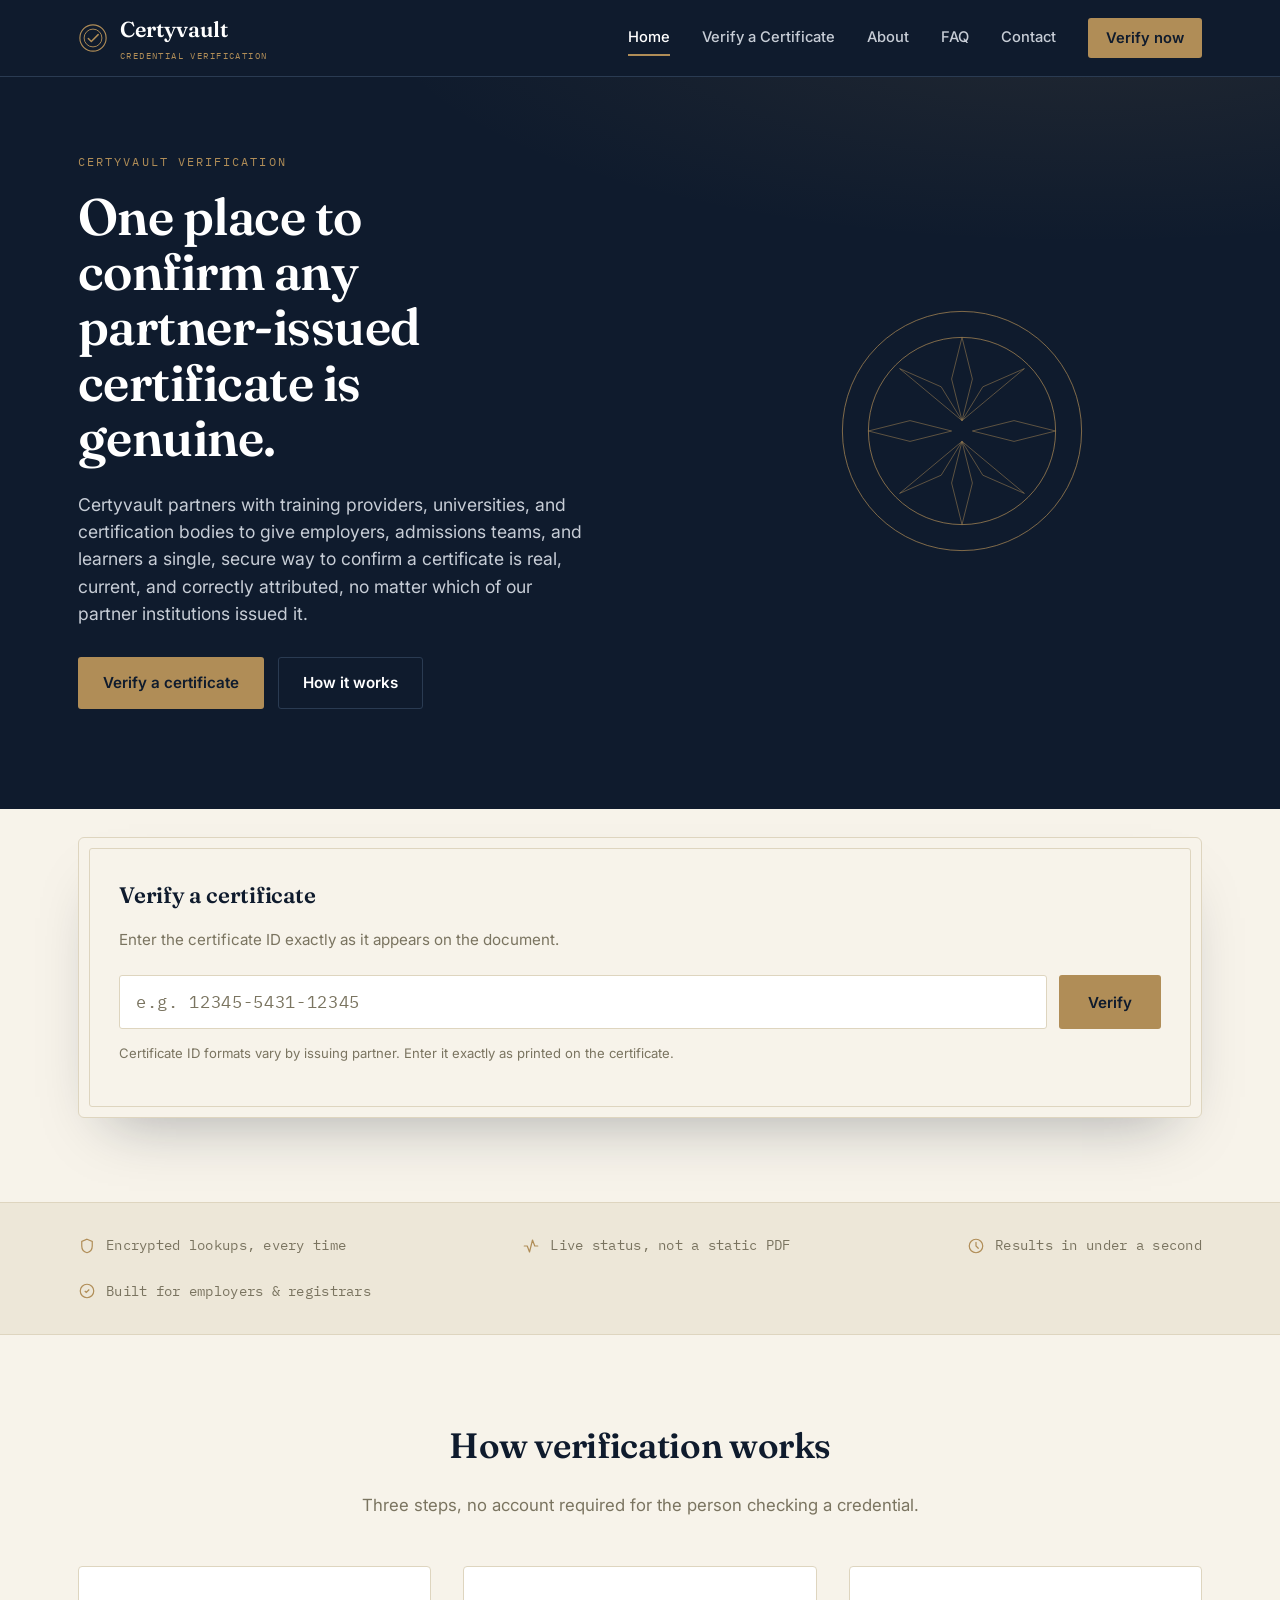
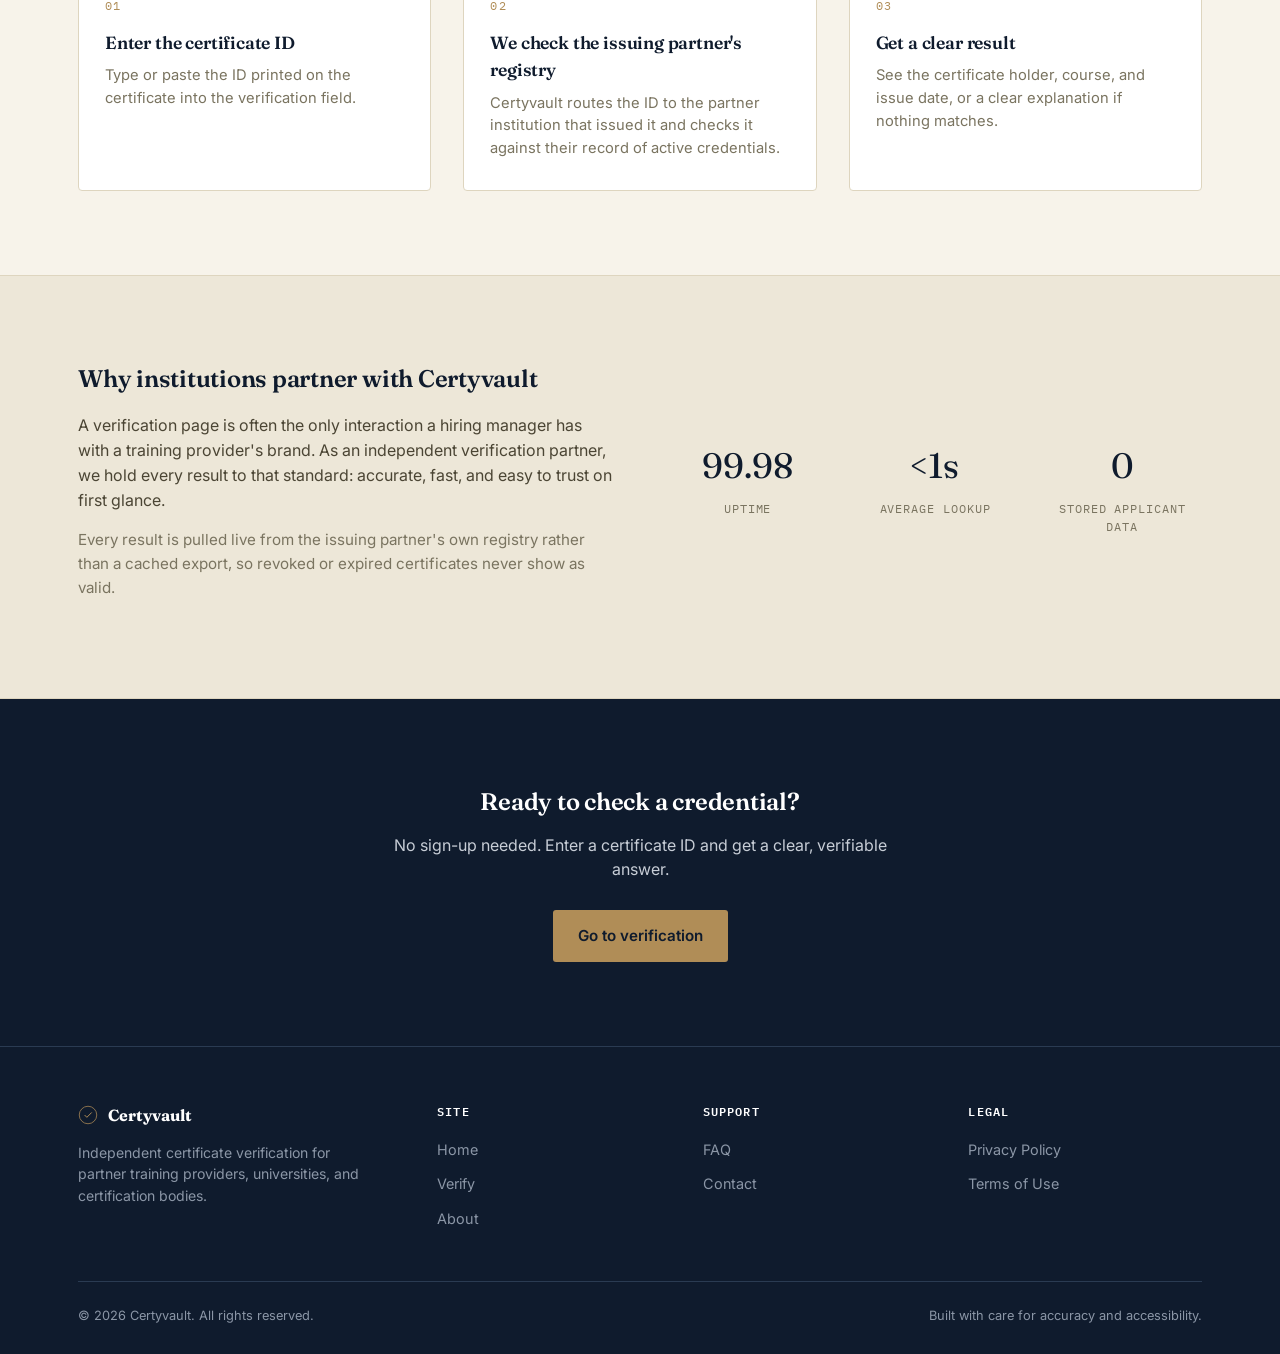
<file: index.html>
<!DOCTYPE html>
<html lang="en">
<head>
<meta charset="UTF-8">
<meta name="viewport" content="width=device-width, initial-scale=1.0">
<title>Certyvault | Instant Credential Verification</title>
<meta name="description" content="Verify the authenticity of a certificate in seconds. Certyvault gives employers, institutions, and learners a fast, secure way to confirm credentials.">
<link rel="icon" href="favicon.ico" sizes="any">
<link rel="apple-touch-icon" href="assets/apple-touch-icon.png">
<link rel="stylesheet" href="assets/styles.css">
</head>
<body>
<a href="#main" class="skip-link">Skip to content</a>

<header class="site-header">
  <div class="wrap">
    <a href="index.html" class="brand">
      <svg class="mark" viewBox="0 0 32 32" fill="none" xmlns="http://www.w3.org/2000/svg">
        <circle cx="16" cy="16" r="14" stroke="#B08D57" stroke-width="1.2"/>
        <circle cx="16" cy="16" r="9.5" stroke="#B08D57" stroke-width="1"/>
        <path d="M11 16.5l3.2 3.2L21.5 12.4" stroke="#B08D57" stroke-width="1.6" stroke-linecap="round" stroke-linejoin="round"/>
      </svg>
      <span>Certyvault<small>Credential Verification</small></span>
    </a>
    <button class="nav-toggle" aria-label="Toggle navigation" aria-expanded="false">
      <svg width="20" height="20" viewBox="0 0 24 24" fill="none"><path d="M3 6h18M3 12h18M3 18h18" stroke="currentColor" stroke-width="2" stroke-linecap="round"/></svg>
    </button>
    <nav class="main-nav">
      <a href="index.html" aria-current="page">Home</a>
      <a href="verify.html">Verify a Certificate</a>
      <a href="about.html">About</a>
      <a href="faq.html">FAQ</a>
      <a href="contact.html">Contact</a>
      <a href="verify.html" class="nav-cta">Verify now</a>
    </nav>
  </div>
</header>

<main id="main">

  <section class="hero">
    <div class="wrap">
      <div>
        <div class="eyebrow">CertyVault Verification</div>
        <h1>One place to confirm any partner-issued certificate is genuine.</h1>
        <p class="lede">Certyvault partners with training providers, universities, and certification bodies to give employers, admissions teams, and learners a single, secure way to confirm a certificate is real, current, and correctly attributed, no matter which of our partner institutions issued it.</p>
        <div class="hero-actions">
          <a href="verify.html" class="btn btn-primary">Verify a certificate</a>
          <a href="about.html" class="btn btn-ghost">How it works</a>
        </div>
      </div>
      <div class="hero-seal">
        <div class="seal-wrap" aria-hidden="true">
          <svg class="seal-svg" viewBox="0 0 200 200">
            <circle class="seal-ring-outer seal-draw" cx="100" cy="100" r="92"/>
            <circle class="seal-ring-inner seal-draw" cx="100" cy="100" r="72" style="animation-delay:.15s"/>
            <g class="seal-rosette">
              <path class="seal-draw" style="animation-delay:.3s" d="M100 28 L108 60 L100 92 L92 60 Z"/>
              <path class="seal-draw" style="animation-delay:.35s" d="M172 100 L140 108 L108 100 L140 92 Z"/>
              <path class="seal-draw" style="animation-delay:.4s" d="M100 172 L92 140 L100 108 L108 140 Z"/>
              <path class="seal-draw" style="animation-delay:.45s" d="M28 100 L60 92 L92 100 L60 108 Z"/>
              <path class="seal-draw" style="animation-delay:.5s" d="M148 52 L124 72 L100 92 L116 66 Z"/>
              <path class="seal-draw" style="animation-delay:.55s" d="M148 148 L124 128 L100 108 L116 134 Z"/>
              <path class="seal-draw" style="animation-delay:.6s" d="M52 148 L76 128 L100 108 L84 134 Z"/>
              <path class="seal-draw" style="animation-delay:.65s" d="M52 52 L76 72 L100 92 L84 66 Z"/>
            </g>
            <path class="seal-check" fill="none" stroke="#1F6E52" stroke-width="6" stroke-linecap="round" stroke-linejoin="round" d="M72 102 L92 122 L132 78"/>
          </svg>
        </div>
      </div>
    </div>
  </section>

  <section class="verify-section">
    <div class="wrap">
      <div class="verify-card">
        <h2>Verify a certificate</h2>
        <p class="sub">Enter the certificate ID exactly as it appears on the document.</p>
        <form id="verify-form" class="verify-form" novalidate>
          <label for="cert-id" class="visually-hidden">Certificate ID</label>
          <input type="text" id="cert-id" name="cert-id" placeholder="e.g. 12345-5431-12345" autocomplete="off" spellcheck="false">
          <button type="submit" class="btn btn-primary">Verify</button>
        </form>
        <p class="verify-hint">Certificate ID formats vary by issuing partner. Enter it exactly as printed on the certificate.</p>

        <div id="verify-loading" class="verify-result loading">
          <span class="spinner" aria-hidden="true"></span>
          <span>Checking registry records…</span>
        </div>

        <div id="verify-result" class="verify-result" role="status" aria-live="polite"></div>
      </div>
    </div>
  </section>

  <div class="trust-strip">
    <div class="wrap">
      <div class="trust-item">
        <svg viewBox="0 0 24 24" fill="none"><path d="M12 3l7 3v6c0 4.5-3 8-7 9-4-1-7-4.5-7-9V6l7-3z" stroke="currentColor" stroke-width="1.6"/></svg>
        Encrypted lookups, every time
      </div>
      <div class="trust-item">
        <svg viewBox="0 0 24 24" fill="none"><path d="M3 12h4l3 8 4-16 3 8h4" stroke="currentColor" stroke-width="1.6" stroke-linecap="round" stroke-linejoin="round"/></svg>
        Live status, not a static PDF
      </div>
      <div class="trust-item">
        <svg viewBox="0 0 24 24" fill="none"><circle cx="12" cy="12" r="9" stroke="currentColor" stroke-width="1.6"/><path d="M12 7v5l3 3" stroke="currentColor" stroke-width="1.6" stroke-linecap="round"/></svg>
        Results in under a second
      </div>
      <div class="trust-item">
        <svg viewBox="0 0 24 24" fill="none"><path d="M9 12l2 2 4-4M21 12a9 9 0 11-18 0 9 9 0 0118 0z" stroke="currentColor" stroke-width="1.6"/></svg>
        Built for employers &amp; registrars
      </div>
    </div>
  </div>

  <section>
    <div class="wrap">
      <div class="section-head">
        <h2>How verification works</h2>
        <p>Three steps, no account required for the person checking a credential.</p>
      </div>
      <div class="steps">
        <div class="step">
          <div class="num">01</div>
          <h3>Enter the certificate ID</h3>
          <p>Type or paste the ID printed on the certificate into the verification field.</p>
        </div>
        <div class="step">
          <div class="num">02</div>
          <h3>We check the issuing partner's registry</h3>
          <p>Certyvault routes the ID to the partner institution that issued it and checks it against their record of active credentials.</p>
        </div>
        <div class="step">
          <div class="num">03</div>
          <h3>Get a clear result</h3>
          <p>See the certificate holder, course, and issue date, or a clear explanation if nothing matches.</p>
        </div>
      </div>
    </div>
  </section>

  <section style="background:var(--paper-dim); border-top:1px solid var(--paper-line); border-bottom:1px solid var(--paper-line);">
    <div class="wrap">
      <div class="split">
        <div>
          <h2>Why institutions partner with Certyvault</h2>
          <p style="margin-bottom:16px;">A verification page is often the only interaction a hiring manager has with a training provider's brand. As an independent verification partner, we hold every result to that standard: accurate, fast, and easy to trust on first glance.</p>
          <p style="color:var(--slate-dim); font-size:0.95rem;">Every result is pulled live from the issuing partner's own registry rather than a cached export, so revoked or expired certificates never show as valid.</p>
        </div>
        <div class="stat-row">
          <div class="stat">99.98<span>Uptime</span></div>
          <div class="stat">&lt;1s<span>Average lookup</span></div>
          <div class="stat">0<span>Stored applicant data</span></div>
        </div>
      </div>
    </div>
  </section>

  <section class="cta-band">
    <div class="wrap">
      <h2>Ready to check a credential?</h2>
      <p>No sign-up needed. Enter a certificate ID and get a clear, verifiable answer.</p>
      <a href="verify.html" class="btn btn-primary">Go to verification</a>
    </div>
  </section>

</main>

<footer class="site-footer">
  <div class="wrap">
    <div class="footer-grid">
      <div>
        <div class="footer-brand">
          <svg class="mark" viewBox="0 0 32 32" fill="none"><circle cx="16" cy="16" r="14" stroke="#B08D57" stroke-width="1.2"/><path d="M11 16.5l3.2 3.2L21.5 12.4" stroke="#B08D57" stroke-width="1.6" stroke-linecap="round" stroke-linejoin="round"/></svg>
          <strong style="color:#fff; font-family:var(--font-display);">Certyvault</strong>
        </div>
        <p style="max-width:32ch; font-size:0.88rem; margin-top:14px;">Independent certificate verification for partner training providers, universities, and certification bodies.</p>
      </div>
      <div>
        <h4>Site</h4>
        <ul>
          <li><a href="index.html">Home</a></li>
          <li><a href="verify.html">Verify</a></li>
          <li><a href="about.html">About</a></li>
        </ul>
      </div>
      <div>
        <h4>Support</h4>
        <ul>
          <li><a href="faq.html">FAQ</a></li>
          <li><a href="contact.html">Contact</a></li>
        </ul>
      </div>
      <div>
        <h4>Legal</h4>
        <ul>
          <li><a href="privacy.html">Privacy Policy</a></li>
          <li><a href="terms.html">Terms of Use</a></li>
        </ul>
      </div>
    </div>
    <div class="footer-bottom">
      <span>© 2026 Certyvault. All rights reserved.</span>
      <span>Built with care for accuracy and accessibility.</span>
    </div>
  </div>
</footer>

<script src="assets/script.js"></script>
</body>
</html>
</file>
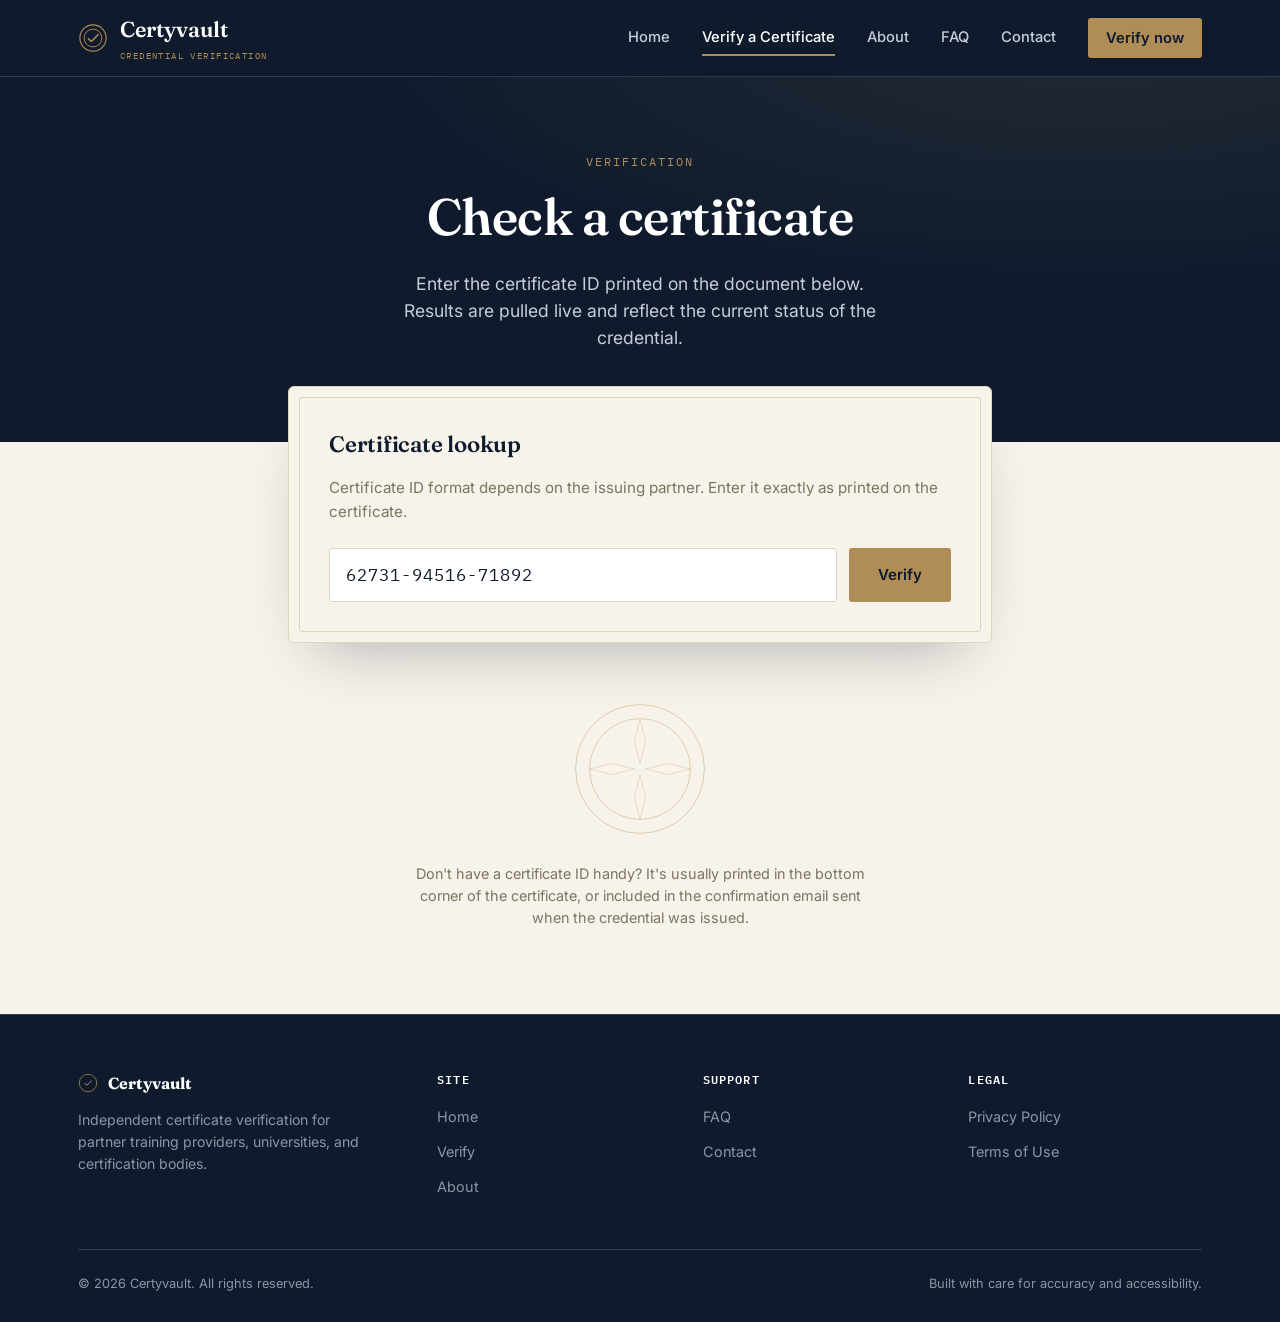
<file: verify/3f9b2c7d1e4a/index.html>
<!DOCTYPE html>
<html lang="en">
<head>
<meta charset="UTF-8">
<meta name="viewport" content="width=device-width, initial-scale=1.0">
<title>Certificate Verified: Francis Dennis Wakaba Ndirangu | Certyvault</title>
<meta name="description" content="Verification result for certificate 62731-94516-71892, issued to Francis Dennis Wakaba Ndirangu.">
<link rel="icon" href="../../favicon.ico" sizes="any">
<link rel="apple-touch-icon" href="../../assets/apple-touch-icon.png">
<link rel="stylesheet" href="../../assets/styles.css">
</head>
<body>
<a href="#main" class="skip-link">Skip to content</a>

<header class="site-header">
  <div class="wrap">
    <a href="../../index.html" class="brand">
      <svg class="mark" viewBox="0 0 32 32" fill="none" xmlns="http://www.w3.org/2000/svg">
        <circle cx="16" cy="16" r="14" stroke="#B08D57" stroke-width="1.2"/>
        <circle cx="16" cy="16" r="9.5" stroke="#B08D57" stroke-width="1"/>
        <path d="M11 16.5l3.2 3.2L21.5 12.4" stroke="#B08D57" stroke-width="1.6" stroke-linecap="round" stroke-linejoin="round"/>
      </svg>
      <span>Certyvault<small>Credential Verification</small></span>
    </a>
    <button class="nav-toggle" aria-label="Toggle navigation" aria-expanded="false">
      <svg width="20" height="20" viewBox="0 0 24 24" fill="none"><path d="M3 6h18M3 12h18M3 18h18" stroke="currentColor" stroke-width="2" stroke-linecap="round"/></svg>
    </button>
    <nav class="main-nav">
      <a href="../../index.html">Home</a>
      <a href="../../verify.html" aria-current="page">Verify a Certificate</a>
      <a href="../../about.html">About</a>
      <a href="../../faq.html">FAQ</a>
      <a href="../../contact.html">Contact</a>
      <a href="../../verify.html" class="nav-cta">Verify now</a>
    </nav>
  </div>
</header>

<main id="main">

  <section class="hero" style="padding-bottom: 60px;">
    <div class="wrap" style="grid-template-columns: 1fr; text-align:center;">
      <div style="max-width:640px; margin:0 auto;">
        <div class="eyebrow" style="justify-content:center;">Verification</div>
        <h1 style="max-width:none;">Check a certificate</h1>
        <p class="lede" style="margin-left:auto; margin-right:auto;">Enter the certificate ID printed on the document below. Results are pulled live and reflect the current status of the credential.</p>
      </div>
    </div>
  </section>

  <section class="verify-section" style="padding-top:0;">
    <div class="wrap" style="max-width: 760px;">
      <div class="verify-card">
        <h2>Certificate lookup</h2>
        <p class="sub">Certificate ID format depends on the issuing partner. Enter it exactly as printed on the certificate.</p>
        <form id="verify-form" class="verify-form" novalidate>
          <label for="cert-id" class="visually-hidden">Certificate ID</label>
          <input type="text" id="cert-id" name="cert-id" placeholder="e.g. 62731-94516-71892" autocomplete="off" spellcheck="false" value="62731-94516-71892">
          <button type="submit" class="btn btn-primary">Verify</button>
        </form>

        <div id="verify-loading" class="verify-result loading">
          <span class="spinner" aria-hidden="true"></span>
          <span>Checking registry records…</span>
        </div>

        <div id="verify-result" class="verify-result" role="status" aria-live="polite"></div>
      </div>

      <div style="margin-top:56px; text-align:center;">
        <div class="seal-wrap" style="margin: 0 auto 24px; width:140px; height:140px;" aria-hidden="true">
          <svg class="seal-svg" viewBox="0 0 200 200">
            <circle class="seal-ring-outer seal-draw" cx="100" cy="100" r="92"/>
            <circle class="seal-ring-inner seal-draw" cx="100" cy="100" r="72" style="animation-delay:.15s"/>
            <g class="seal-rosette">
              <path class="seal-draw" style="animation-delay:.3s" d="M100 28 L108 60 L100 92 L92 60 Z"/>
              <path class="seal-draw" style="animation-delay:.35s" d="M172 100 L140 108 L108 100 L140 92 Z"/>
              <path class="seal-draw" style="animation-delay:.4s" d="M100 172 L92 140 L100 108 L108 140 Z"/>
              <path class="seal-draw" style="animation-delay:.45s" d="M28 100 L60 92 L92 100 L60 108 Z"/>
            </g>
            <path class="seal-check" fill="none" stroke="#1F6E52" stroke-width="6" stroke-linecap="round" stroke-linejoin="round" d="M72 102 L92 122 L132 78"/>
          </svg>
        </div>
        <p style="color:var(--slate-dim); font-size:0.9rem; max-width:52ch; margin: 0 auto;">
          Don't have a certificate ID handy? It's usually printed in the bottom corner of the certificate, or included in the confirmation email sent when the credential was issued.
        </p>
      </div>
    </div>
  </section>

</main>

<footer class="site-footer">
  <div class="wrap">
    <div class="footer-grid">
      <div>
        <div class="footer-brand">
          <svg class="mark" viewBox="0 0 32 32" fill="none"><circle cx="16" cy="16" r="14" stroke="#B08D57" stroke-width="1.2"/><path d="M11 16.5l3.2 3.2L21.5 12.4" stroke="#B08D57" stroke-width="1.6" stroke-linecap="round" stroke-linejoin="round"/></svg>
          <strong style="color:#fff; font-family:var(--font-display);">Certyvault</strong>
        </div>
        <p style="max-width:32ch; font-size:0.88rem; margin-top:14px;">Independent certificate verification for partner training providers, universities, and certification bodies.</p>
      </div>
      <div>
        <h4>Site</h4>
        <ul>
          <li><a href="../../index.html">Home</a></li>
          <li><a href="../../verify.html">Verify</a></li>
          <li><a href="../../about.html">About</a></li>
        </ul>
      </div>
      <div>
        <h4>Support</h4>
        <ul>
          <li><a href="../../faq.html">FAQ</a></li>
          <li><a href="../../contact.html">Contact</a></li>
        </ul>
      </div>
      <div>
        <h4>Legal</h4>
        <ul>
          <li><a href="../../privacy.html">Privacy Policy</a></li>
          <li><a href="../../terms.html">Terms of Use</a></li>
        </ul>
      </div>
    </div>
    <div class="footer-bottom">
      <span>© 2026 Certyvault. All rights reserved.</span>
      <span>Built with care for accuracy and accessibility.</span>
    </div>
  </div>
</footer>

<script src="../../assets/script.js"></script>
<script>
  document.addEventListener('DOMContentLoaded', () => {
    const params = new URLSearchParams(window.location.search);
    const id = params.get('id');
    if (id){
      const input = document.querySelector('#cert-id');
      const form = document.querySelector('#verify-form');
      if (input && form){
        input.value = id;
        form.dispatchEvent(new Event('submit', { cancelable: true }));
      }
    }
  });
</script>
</body>
</html>
</file>
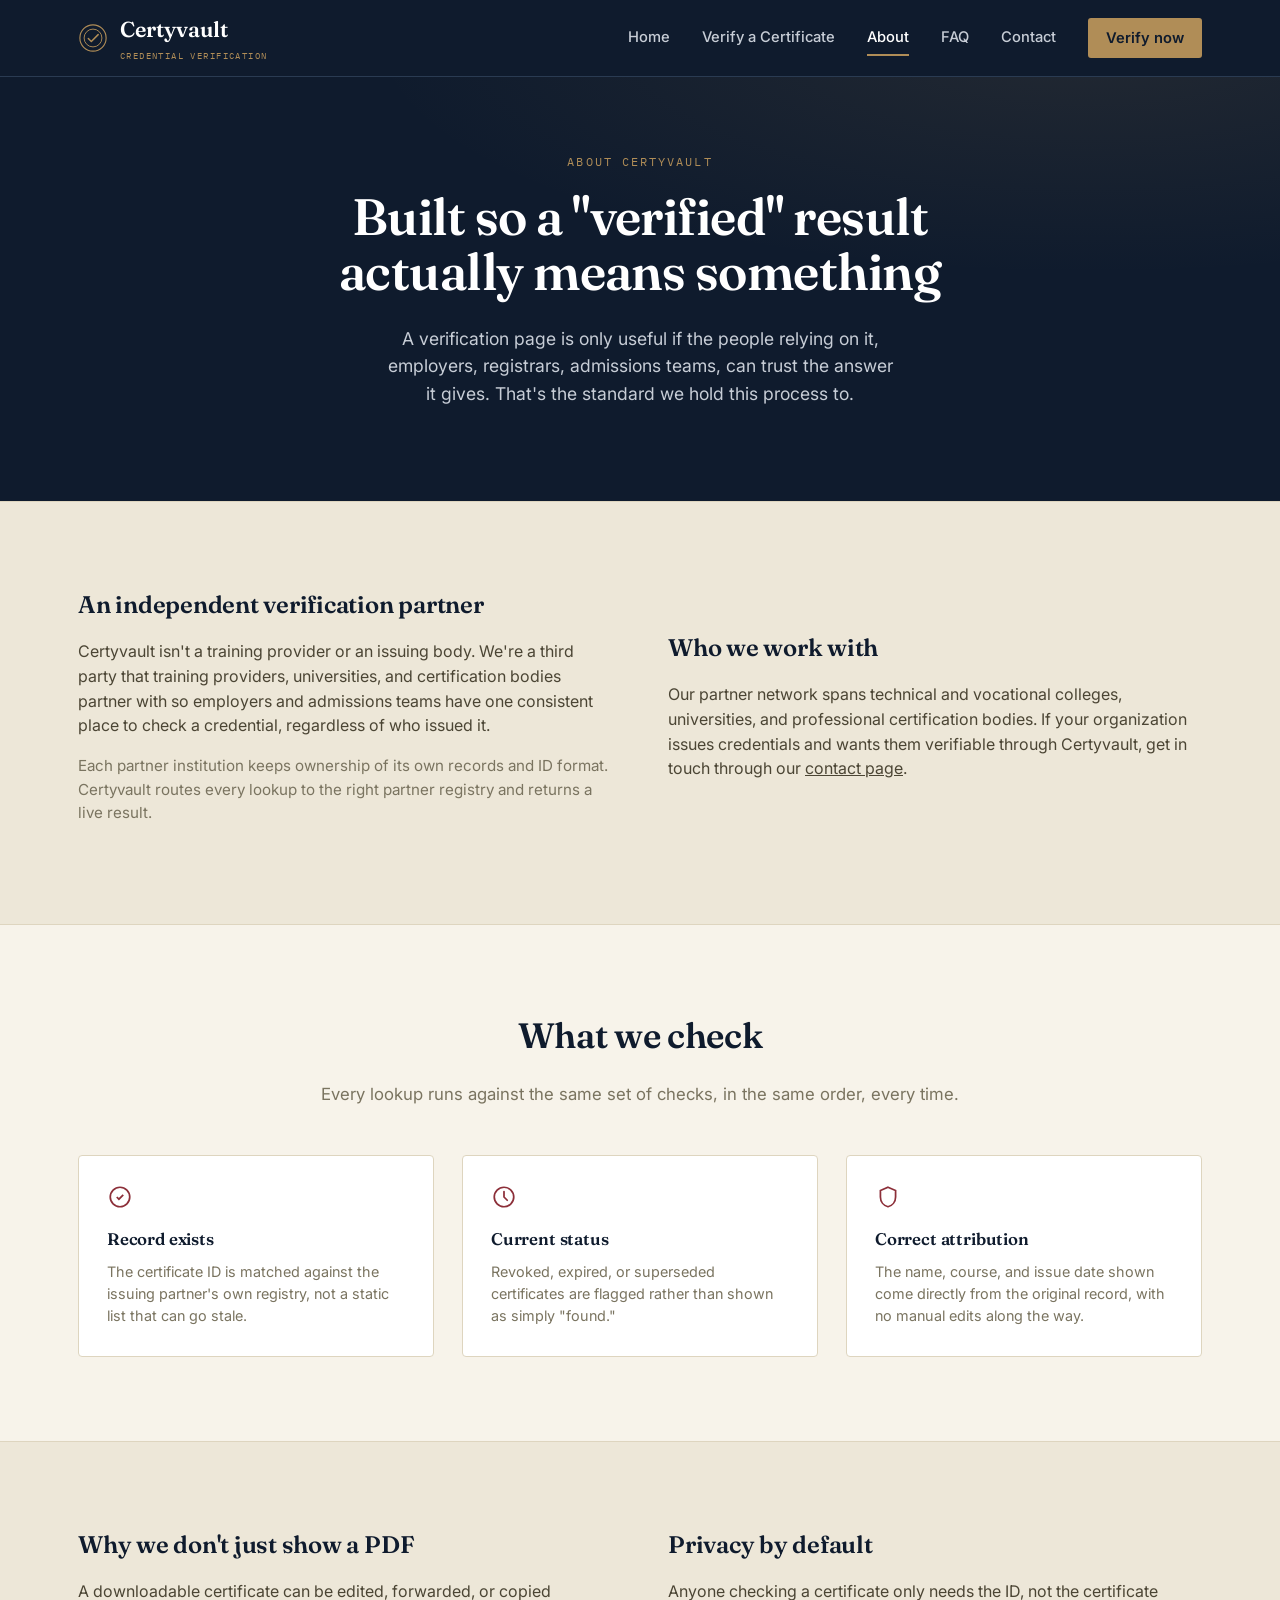
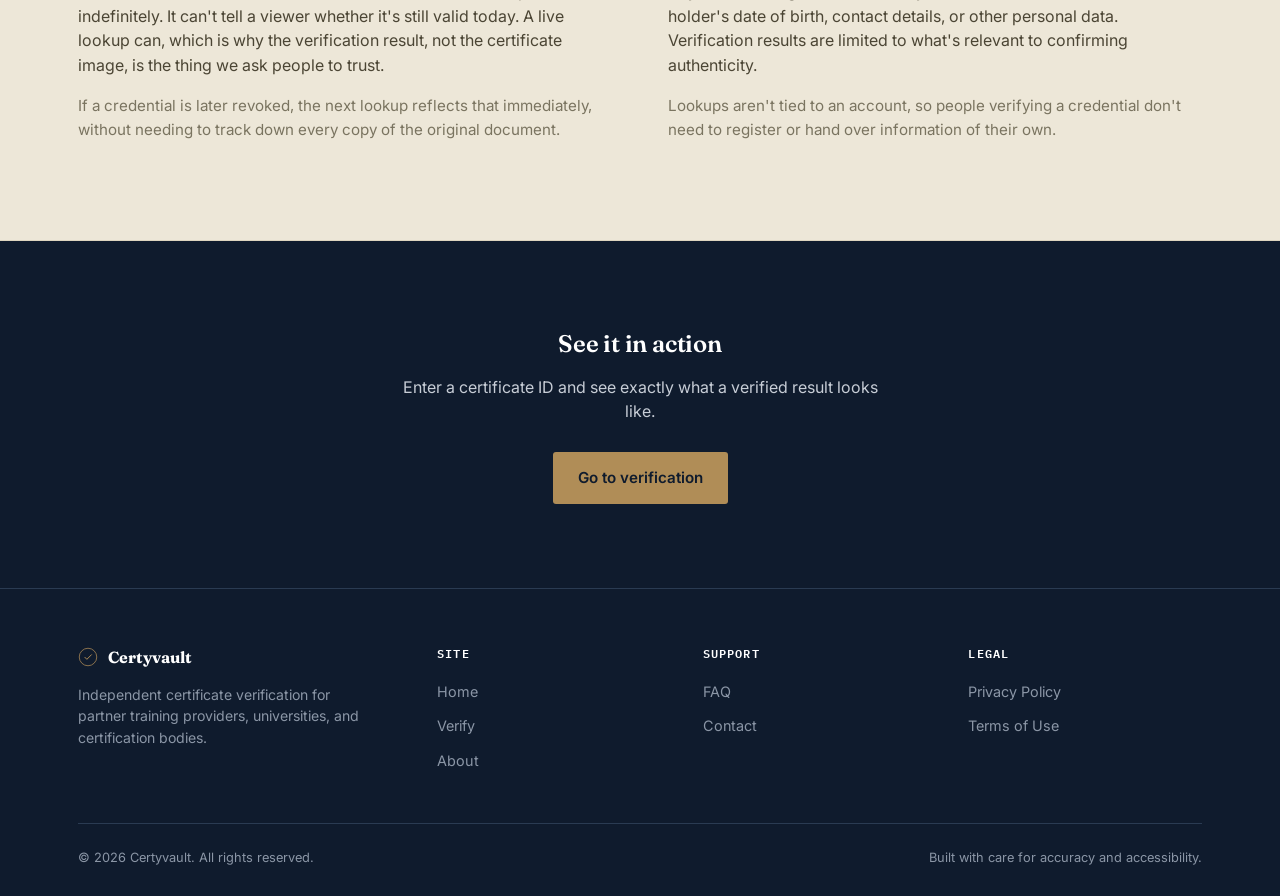
<file: about.html>
<!DOCTYPE html>
<html lang="en">
<head>
<meta charset="UTF-8">
<meta name="viewport" content="width=device-width, initial-scale=1.0">
<title>About | Certyvault</title>
<meta name="description" content="How Certyvault's credential verification process works, and the principles behind it.">
<link rel="icon" href="favicon.ico" sizes="any">
<link rel="apple-touch-icon" href="assets/apple-touch-icon.png">
<link rel="stylesheet" href="assets/styles.css">
</head>
<body>
<a href="#main" class="skip-link">Skip to content</a>

<header class="site-header">
  <div class="wrap">
    <a href="index.html" class="brand">
      <svg class="mark" viewBox="0 0 32 32" fill="none" xmlns="http://www.w3.org/2000/svg">
        <circle cx="16" cy="16" r="14" stroke="#B08D57" stroke-width="1.2"/>
        <circle cx="16" cy="16" r="9.5" stroke="#B08D57" stroke-width="1"/>
        <path d="M11 16.5l3.2 3.2L21.5 12.4" stroke="#B08D57" stroke-width="1.6" stroke-linecap="round" stroke-linejoin="round"/>
      </svg>
      <span>Certyvault<small>Credential Verification</small></span>
    </a>
    <button class="nav-toggle" aria-label="Toggle navigation" aria-expanded="false">
      <svg width="20" height="20" viewBox="0 0 24 24" fill="none"><path d="M3 6h18M3 12h18M3 18h18" stroke="currentColor" stroke-width="2" stroke-linecap="round"/></svg>
    </button>
    <nav class="main-nav">
      <a href="index.html">Home</a>
      <a href="verify.html">Verify a Certificate</a>
      <a href="about.html" aria-current="page">About</a>
      <a href="faq.html">FAQ</a>
      <a href="contact.html">Contact</a>
      <a href="verify.html" class="nav-cta">Verify now</a>
    </nav>
  </div>
</header>

<main id="main">

  <section class="hero" style="padding-bottom:64px;">
    <div class="wrap" style="grid-template-columns:1fr; text-align:center;">
      <div style="max-width:680px; margin:0 auto;">
        <div class="eyebrow" style="justify-content:center;">About Certyvault</div>
        <h1 style="max-width:none;">Built so a "verified" result actually means something</h1>
        <p class="lede" style="margin-left:auto;margin-right:auto;">A verification page is only useful if the people relying on it, employers, registrars, admissions teams, can trust the answer it gives. That's the standard we hold this process to.</p>
      </div>
    </div>
  </section>

  <section style="background:var(--paper-dim); border-top:1px solid var(--paper-line); border-bottom:1px solid var(--paper-line);">
    <div class="wrap">
      <div class="split">
        <div>
          <h2>An independent verification partner</h2>
          <p style="margin-bottom:16px;">Certyvault isn't a training provider or an issuing body. We're a third party that training providers, universities, and certification bodies partner with so employers and admissions teams have one consistent place to check a credential, regardless of who issued it.</p>
          <p style="color:var(--slate-dim); font-size:0.95rem;">Each partner institution keeps ownership of its own records and ID format. Certyvault routes every lookup to the right partner registry and returns a live result.</p>
        </div>
        <div>
          <h2>Who we work with</h2>
          <p style="margin-bottom:16px;">Our partner network spans technical and vocational colleges, universities, and professional certification bodies. If your organization issues credentials and wants them verifiable through Certyvault, get in touch through our <a href="contact.html">contact page</a>.</p>
        </div>
      </div>
    </div>
  </section>

  <section>
    <div class="wrap">
      <div class="section-head">
        <h2>What we check</h2>
        <p>Every lookup runs against the same set of checks, in the same order, every time.</p>
      </div>
      <div class="pillar-grid">
        <div class="pillar">
          <svg viewBox="0 0 24 24" fill="none"><path d="M9 12l2 2 4-4M21 12a9 9 0 11-18 0 9 9 0 0118 0z" stroke="currentColor" stroke-width="1.6"/></svg>
          <h3>Record exists</h3>
          <p>The certificate ID is matched against the issuing partner's own registry, not a static list that can go stale.</p>
        </div>
        <div class="pillar">
          <svg viewBox="0 0 24 24" fill="none"><circle cx="12" cy="12" r="9" stroke="currentColor" stroke-width="1.6"/><path d="M12 7v5l3 3" stroke="currentColor" stroke-width="1.6" stroke-linecap="round"/></svg>
          <h3>Current status</h3>
          <p>Revoked, expired, or superseded certificates are flagged rather than shown as simply "found."</p>
        </div>
        <div class="pillar">
          <svg viewBox="0 0 24 24" fill="none"><path d="M12 3l7 3v6c0 4.5-3 8-7 9-4-1-7-4.5-7-9V6l7-3z" stroke="currentColor" stroke-width="1.6"/></svg>
          <h3>Correct attribution</h3>
          <p>The name, course, and issue date shown come directly from the original record, with no manual edits along the way.</p>
        </div>
      </div>
    </div>
  </section>

  <section style="background:var(--paper-dim); border-top:1px solid var(--paper-line); border-bottom:1px solid var(--paper-line);">
    <div class="wrap split">
      <div>
        <h2>Why we don't just show a PDF</h2>
        <p style="margin-bottom:16px;">A downloadable certificate can be edited, forwarded, or copied indefinitely. It can't tell a viewer whether it's still valid today. A live lookup can, which is why the verification result, not the certificate image, is the thing we ask people to trust.</p>
        <p style="color:var(--slate-dim); font-size:0.95rem;">If a credential is later revoked, the next lookup reflects that immediately, without needing to track down every copy of the original document.</p>
      </div>
      <div>
        <h2>Privacy by default</h2>
        <p style="margin-bottom:16px;">Anyone checking a certificate only needs the ID, not the certificate holder's date of birth, contact details, or other personal data. Verification results are limited to what's relevant to confirming authenticity.</p>
        <p style="color:var(--slate-dim); font-size:0.95rem;">Lookups aren't tied to an account, so people verifying a credential don't need to register or hand over information of their own.</p>
      </div>
    </div>
  </section>

  <section class="cta-band">
    <div class="wrap">
      <h2>See it in action</h2>
      <p>Enter a certificate ID and see exactly what a verified result looks like.</p>
      <a href="verify.html" class="btn btn-primary">Go to verification</a>
    </div>
  </section>

</main>

<footer class="site-footer">
  <div class="wrap">
    <div class="footer-grid">
      <div>
        <div class="footer-brand">
          <svg class="mark" viewBox="0 0 32 32" fill="none"><circle cx="16" cy="16" r="14" stroke="#B08D57" stroke-width="1.2"/><path d="M11 16.5l3.2 3.2L21.5 12.4" stroke="#B08D57" stroke-width="1.6" stroke-linecap="round" stroke-linejoin="round"/></svg>
          <strong style="color:#fff; font-family:var(--font-display);">Certyvault</strong>
        </div>
        <p style="max-width:32ch; font-size:0.88rem; margin-top:14px;">Independent certificate verification for partner training providers, universities, and certification bodies.</p>
      </div>
      <div>
        <h4>Site</h4>
        <ul>
          <li><a href="index.html">Home</a></li>
          <li><a href="verify.html">Verify</a></li>
          <li><a href="about.html">About</a></li>
        </ul>
      </div>
      <div>
        <h4>Support</h4>
        <ul>
          <li><a href="faq.html">FAQ</a></li>
          <li><a href="contact.html">Contact</a></li>
        </ul>
      </div>
      <div>
        <h4>Legal</h4>
        <ul>
          <li><a href="privacy.html">Privacy Policy</a></li>
          <li><a href="terms.html">Terms of Use</a></li>
        </ul>
      </div>
    </div>
    <div class="footer-bottom">
      <span>© 2026 Certyvault. All rights reserved.</span>
      <span>Built with care for accuracy and accessibility.</span>
    </div>
  </div>
</footer>

<script src="assets/script.js"></script>
</body>
</html>
</file>
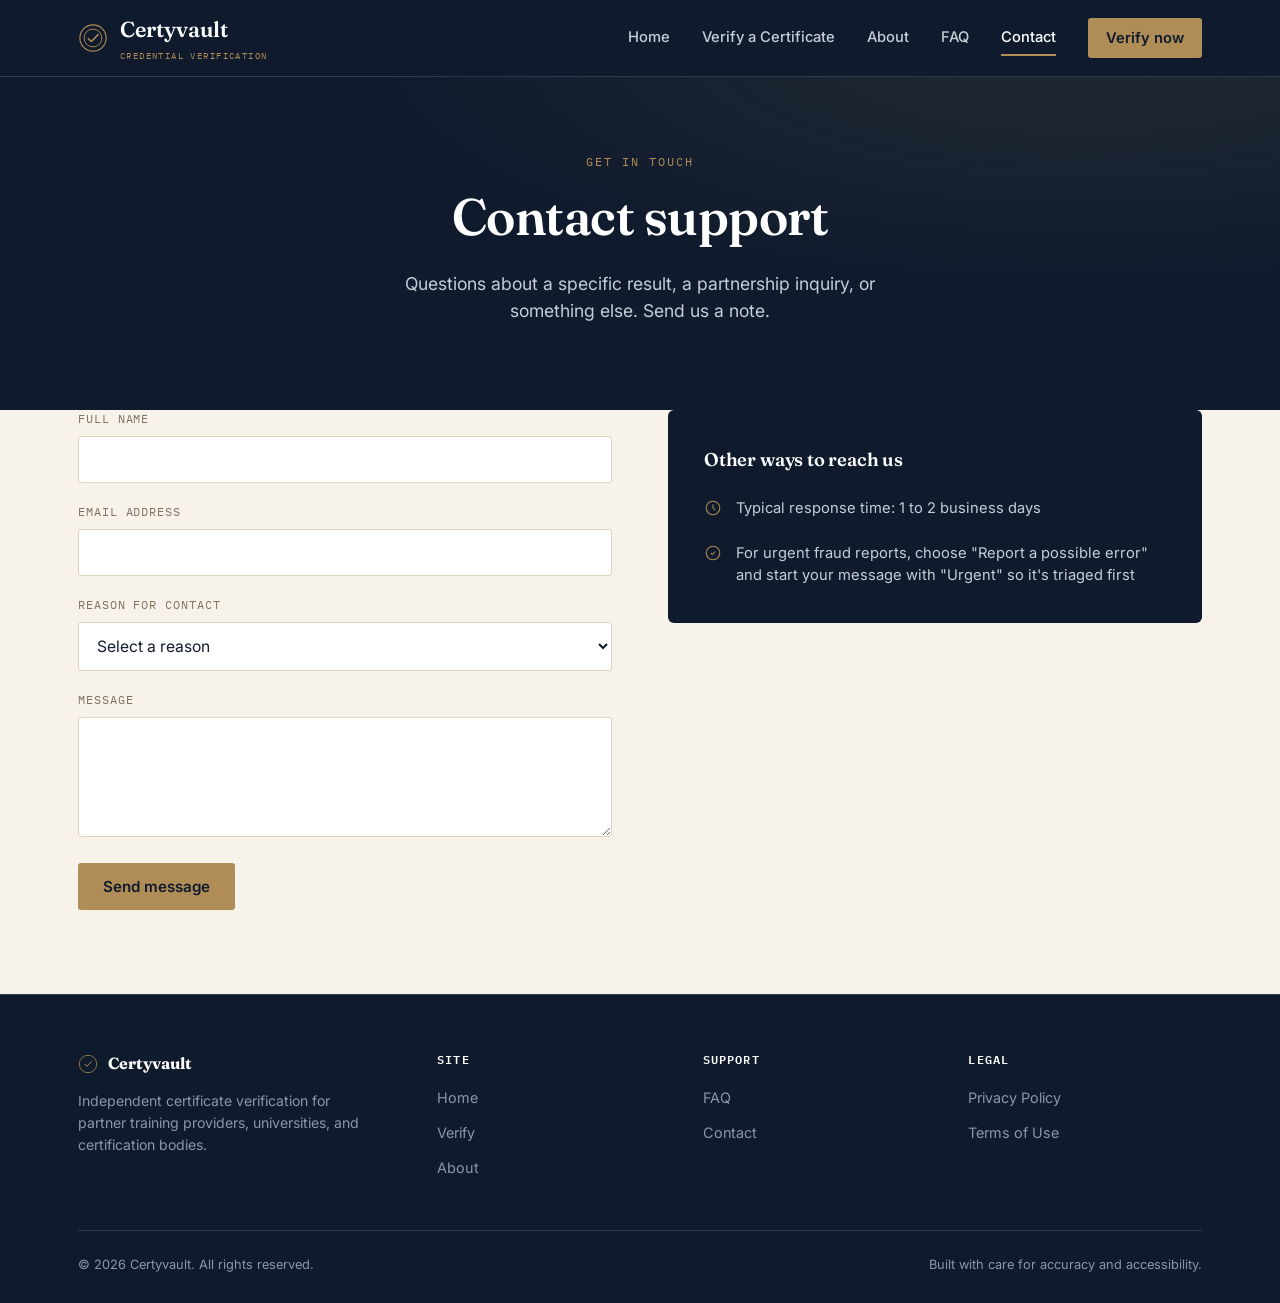
<file: contact.html>
<!DOCTYPE html>
<html lang="en">
<head>
<meta charset="UTF-8">
<meta name="viewport" content="width=device-width, initial-scale=1.0">
<title>Contact | Certyvault</title>
<meta name="description" content="Get in touch about a verification result, partnership, or support request.">
<link rel="icon" href="favicon.ico" sizes="any">
<link rel="apple-touch-icon" href="assets/apple-touch-icon.png">
<link rel="stylesheet" href="assets/styles.css">
</head>
<body>
<a href="#main" class="skip-link">Skip to content</a>

<header class="site-header">
  <div class="wrap">
    <a href="index.html" class="brand">
      <svg class="mark" viewBox="0 0 32 32" fill="none" xmlns="http://www.w3.org/2000/svg">
        <circle cx="16" cy="16" r="14" stroke="#B08D57" stroke-width="1.2"/>
        <circle cx="16" cy="16" r="9.5" stroke="#B08D57" stroke-width="1"/>
        <path d="M11 16.5l3.2 3.2L21.5 12.4" stroke="#B08D57" stroke-width="1.6" stroke-linecap="round" stroke-linejoin="round"/>
      </svg>
      <span>Certyvault<small>Credential Verification</small></span>
    </a>
    <button class="nav-toggle" aria-label="Toggle navigation" aria-expanded="false">
      <svg width="20" height="20" viewBox="0 0 24 24" fill="none"><path d="M3 6h18M3 12h18M3 18h18" stroke="currentColor" stroke-width="2" stroke-linecap="round"/></svg>
    </button>
    <nav class="main-nav">
      <a href="index.html">Home</a>
      <a href="verify.html">Verify a Certificate</a>
      <a href="about.html">About</a>
      <a href="faq.html">FAQ</a>
      <a href="contact.html" aria-current="page">Contact</a>
      <a href="verify.html" class="nav-cta">Verify now</a>
    </nav>
  </div>
</header>

<main id="main">

  <section class="hero" style="padding-bottom:56px;">
    <div class="wrap" style="grid-template-columns:1fr; text-align:center;">
      <div style="max-width:640px; margin:0 auto;">
        <div class="eyebrow" style="justify-content:center;">Get in touch</div>
        <h1 style="max-width:none;">Contact support</h1>
        <p class="lede" style="margin-left:auto;margin-right:auto;">Questions about a specific result, a partnership inquiry, or something else. Send us a note.</p>
      </div>
    </div>
  </section>

  <section style="padding-top:0;">
    <div class="wrap contact-grid">
      <div>
        <form id="contact-form" novalidate>
          <div class="form-field" data-field="name">
            <label for="name">Full name</label>
            <input type="text" id="name" name="name" required>
            <span class="form-field-msg">Please enter your full name.</span>
          </div>
          <div class="form-field" data-field="email">
            <label for="email">Email address</label>
            <input type="email" id="email" name="email" required>
            <span class="form-field-msg">Please enter a valid email address.</span>
          </div>
          <div class="form-field" data-field="reason">
            <label for="reason">Reason for contact</label>
            <select id="reason" name="reason" required>
              <option value="">Select a reason</option>
              <option>Question about a verification result</option>
              <option>Report a possible error</option>
              <option>Partnership or integration inquiry</option>
              <option>Something else</option>
            </select>
            <span class="form-field-msg">Please select a reason for contact.</span>
          </div>
          <div class="form-field" data-field="message">
            <label for="message">Message</label>
            <textarea id="message" name="message" required></textarea>
            <span class="form-field-msg">Please enter a message.</span>
          </div>
          <button type="submit" class="btn btn-primary">Send message</button>
          <div id="form-status" class="form-status" role="status" aria-live="polite"></div>
        </form>
      </div>

      <div>
        <div class="contact-info-card">
          <h3>Other ways to reach us</h3>
          <div class="contact-info-row">
            <svg viewBox="0 0 24 24" fill="none"><circle cx="12" cy="12" r="9" stroke="currentColor" stroke-width="1.4"/><path d="M12 7v5l3 3" stroke="currentColor" stroke-width="1.4"/></svg>
            <span>Typical response time: 1 to 2 business days</span>
          </div>
          <div class="contact-info-row">
            <svg viewBox="0 0 24 24" fill="none"><path d="M9 12l2 2 4-4M21 12a9 9 0 11-18 0 9 9 0 0118 0z" stroke="currentColor" stroke-width="1.4"/></svg>
            <span>For urgent fraud reports, choose "Report a possible error" and start your message with "Urgent" so it's triaged first</span>
          </div>
        </div>
      </div>
    </div>
  </section>

</main>

<footer class="site-footer">
  <div class="wrap">
    <div class="footer-grid">
      <div>
        <div class="footer-brand">
          <svg class="mark" viewBox="0 0 32 32" fill="none"><circle cx="16" cy="16" r="14" stroke="#B08D57" stroke-width="1.2"/><path d="M11 16.5l3.2 3.2L21.5 12.4" stroke="#B08D57" stroke-width="1.6" stroke-linecap="round" stroke-linejoin="round"/></svg>
          <strong style="color:#fff; font-family:var(--font-display);">Certyvault</strong>
        </div>
        <p style="max-width:32ch; font-size:0.88rem; margin-top:14px;">Independent certificate verification for partner training providers, universities, and certification bodies.</p>
      </div>
      <div>
        <h4>Site</h4>
        <ul>
          <li><a href="index.html">Home</a></li>
          <li><a href="verify.html">Verify</a></li>
          <li><a href="about.html">About</a></li>
        </ul>
      </div>
      <div>
        <h4>Support</h4>
        <ul>
          <li><a href="faq.html">FAQ</a></li>
          <li><a href="contact.html">Contact</a></li>
        </ul>
      </div>
      <div>
        <h4>Legal</h4>
        <ul>
          <li><a href="privacy.html">Privacy Policy</a></li>
          <li><a href="terms.html">Terms of Use</a></li>
        </ul>
      </div>
    </div>
    <div class="footer-bottom">
      <span>© 2026 Certyvault. All rights reserved.</span>
      <span>Built with care for accuracy and accessibility.</span>
    </div>
  </div>
</footer>

<script src="assets/script.js"></script>
</body>
</html>
</file>
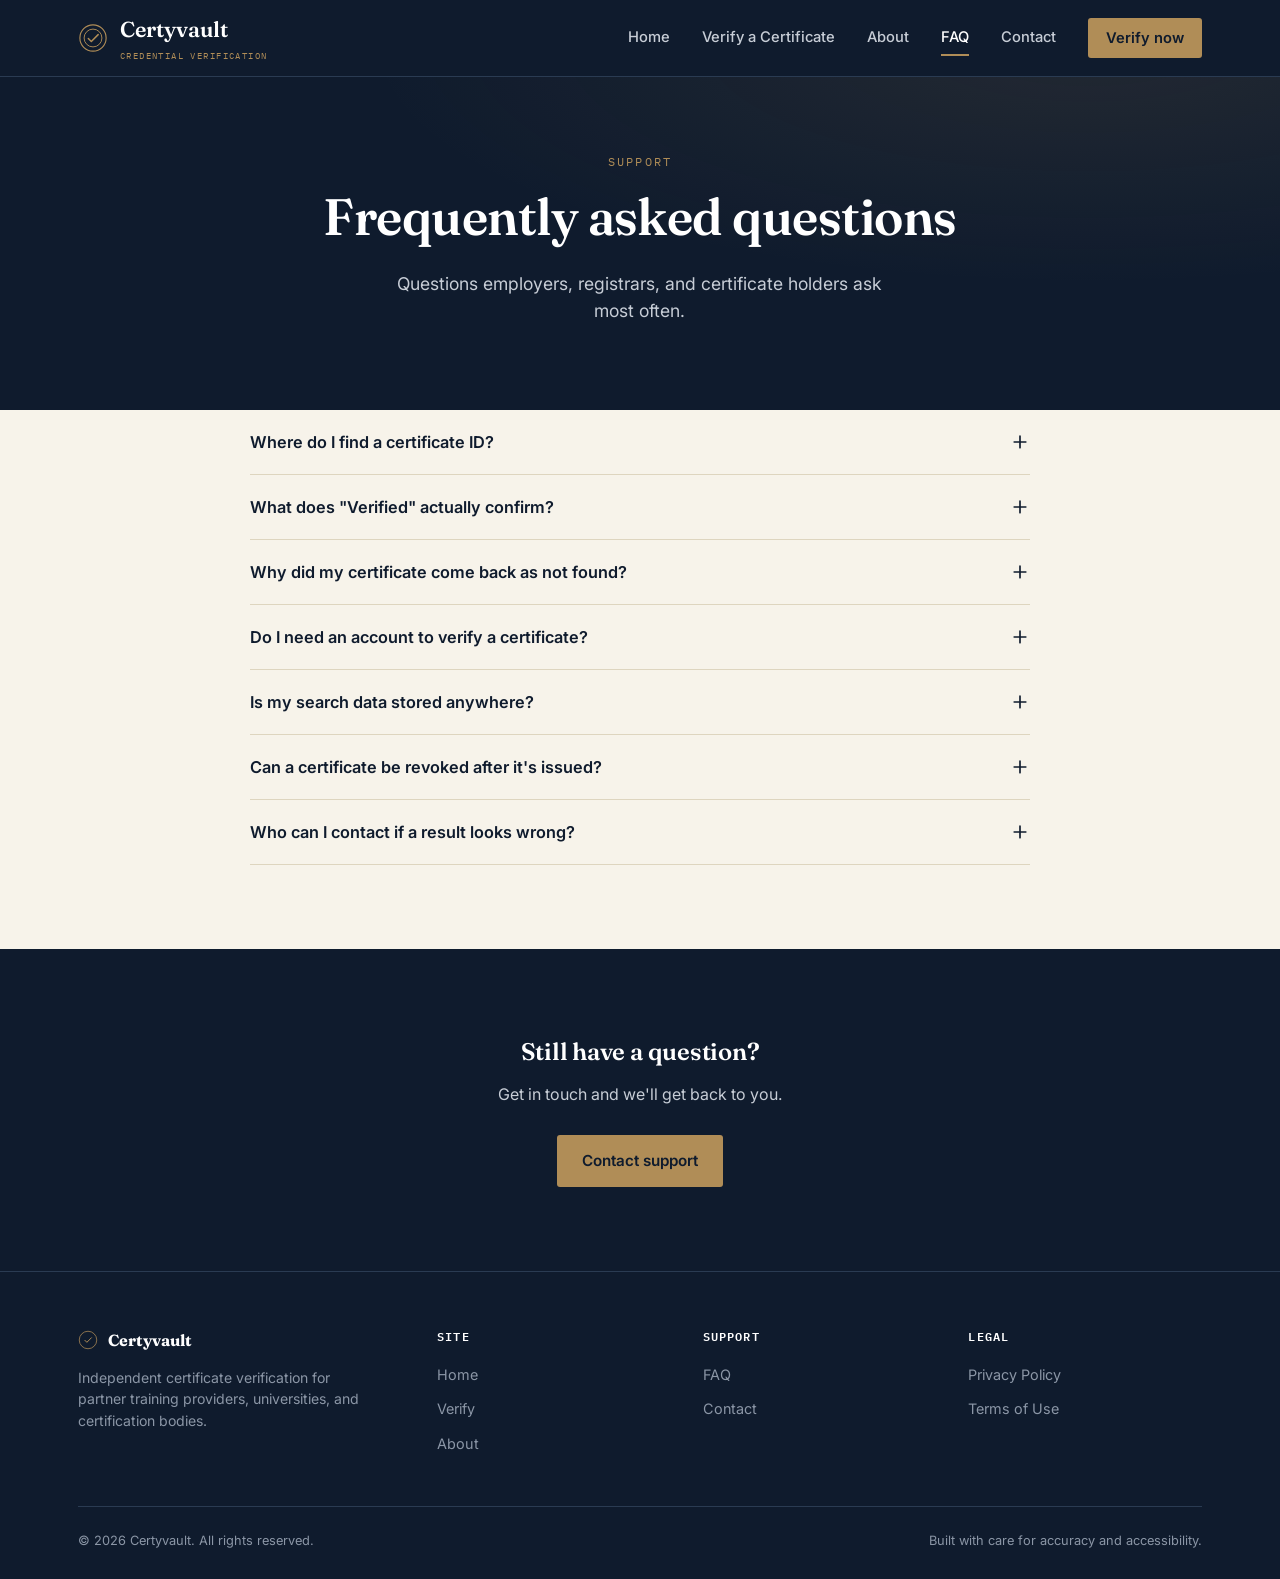
<file: faq.html>
<!DOCTYPE html>
<html lang="en">
<head>
<meta charset="UTF-8">
<meta name="viewport" content="width=device-width, initial-scale=1.0">
<title>FAQ | Certyvault</title>
<meta name="description" content="Common questions about verifying a certificate with Certyvault.">
<link rel="icon" href="favicon.ico" sizes="any">
<link rel="apple-touch-icon" href="assets/apple-touch-icon.png">
<link rel="stylesheet" href="assets/styles.css">
</head>
<body>
<a href="#main" class="skip-link">Skip to content</a>

<header class="site-header">
  <div class="wrap">
    <a href="index.html" class="brand">
      <svg class="mark" viewBox="0 0 32 32" fill="none" xmlns="http://www.w3.org/2000/svg">
        <circle cx="16" cy="16" r="14" stroke="#B08D57" stroke-width="1.2"/>
        <circle cx="16" cy="16" r="9.5" stroke="#B08D57" stroke-width="1"/>
        <path d="M11 16.5l3.2 3.2L21.5 12.4" stroke="#B08D57" stroke-width="1.6" stroke-linecap="round" stroke-linejoin="round"/>
      </svg>
      <span>Certyvault<small>Credential Verification</small></span>
    </a>
    <button class="nav-toggle" aria-label="Toggle navigation" aria-expanded="false">
      <svg width="20" height="20" viewBox="0 0 24 24" fill="none"><path d="M3 6h18M3 12h18M3 18h18" stroke="currentColor" stroke-width="2" stroke-linecap="round"/></svg>
    </button>
    <nav class="main-nav">
      <a href="index.html">Home</a>
      <a href="verify.html">Verify a Certificate</a>
      <a href="about.html">About</a>
      <a href="faq.html" aria-current="page">FAQ</a>
      <a href="contact.html">Contact</a>
      <a href="verify.html" class="nav-cta">Verify now</a>
    </nav>
  </div>
</header>

<main id="main">

  <section class="hero" style="padding-bottom:56px;">
    <div class="wrap" style="grid-template-columns:1fr; text-align:center;">
      <div style="max-width:640px; margin:0 auto;">
        <div class="eyebrow" style="justify-content:center;">Support</div>
        <h1 style="max-width:none;">Frequently asked questions</h1>
        <p class="lede" style="margin-left:auto;margin-right:auto;">Questions employers, registrars, and certificate holders ask most often.</p>
      </div>
    </div>
  </section>

  <section style="padding-top:0;">
    <div class="wrap">
      <div class="faq-list">

        <div class="faq-item">
          <button class="faq-q" aria-expanded="false">
            Where do I find a certificate ID?
            <svg class="icon" viewBox="0 0 24 24" fill="none"><path d="M12 5v14M5 12h14" stroke="currentColor" stroke-width="2" stroke-linecap="round"/></svg>
          </button>
          <div class="faq-a"><div class="faq-a-inner">The ID is printed directly on the certificate, usually near the bottom edge or beneath the recipient's name. It also appears in the confirmation email sent when the credential was issued.</div></div>
        </div>

        <div class="faq-item">
          <button class="faq-q" aria-expanded="false">
            What does "Verified" actually confirm?
            <svg class="icon" viewBox="0 0 24 24" fill="none"><path d="M12 5v14M5 12h14" stroke="currentColor" stroke-width="2" stroke-linecap="round"/></svg>
          </button>
          <div class="faq-a"><div class="faq-a-inner">A verified result confirms that the certificate ID matches an active record in the issuing institution's registry, and that the name, course, and issue date shown match that record exactly.</div></div>
        </div>

        <div class="faq-item">
          <button class="faq-q" aria-expanded="false">
            Why did my certificate come back as not found?
            <svg class="icon" viewBox="0 0 24 24" fill="none"><path d="M12 5v14M5 12h14" stroke="currentColor" stroke-width="2" stroke-linecap="round"/></svg>
          </button>
          <div class="faq-a"><div class="faq-a-inner">This usually means the ID was mistyped, includes extra spaces, or is missing a character. If you've checked it carefully against the original certificate and it still doesn't match, contact the issuing institution directly. They can confirm whether the record exists on their end.</div></div>
        </div>

        <div class="faq-item">
          <button class="faq-q" aria-expanded="false">
            Do I need an account to verify a certificate?
            <svg class="icon" viewBox="0 0 24 24" fill="none"><path d="M12 5v14M5 12h14" stroke="currentColor" stroke-width="2" stroke-linecap="round"/></svg>
          </button>
          <div class="faq-a"><div class="faq-a-inner">No. Verification is open to anyone with a certificate ID. Employers, admissions teams, or the certificate holder themselves don't need to sign in or register.</div></div>
        </div>

        <div class="faq-item">
          <button class="faq-q" aria-expanded="false">
            Is my search data stored anywhere?
            <svg class="icon" viewBox="0 0 24 24" fill="none"><path d="M12 5v14M5 12h14" stroke="currentColor" stroke-width="2" stroke-linecap="round"/></svg>
          </button>
          <div class="faq-a"><div class="faq-a-inner">Lookups aren't linked to a personal account. We log certificate ID searches only to prevent abuse and rate-limit excessive requests; we don't sell or share search activity with third parties. See our <a href="privacy.html">Privacy Policy</a> for details.</div></div>
        </div>

        <div class="faq-item">
          <button class="faq-q" aria-expanded="false">
            Can a certificate be revoked after it's issued?
            <svg class="icon" viewBox="0 0 24 24" fill="none"><path d="M12 5v14M5 12h14" stroke="currentColor" stroke-width="2" stroke-linecap="round"/></svg>
          </button>
          <div class="faq-a"><div class="faq-a-inner">Yes. If a credential is later revoked or found to be issued in error, the registry is updated, and future lookups reflect the current status rather than the original issue-time status.</div></div>
        </div>

        <div class="faq-item">
          <button class="faq-q" aria-expanded="false">
            Who can I contact if a result looks wrong?
            <svg class="icon" viewBox="0 0 24 24" fill="none"><path d="M12 5v14M5 12h14" stroke="currentColor" stroke-width="2" stroke-linecap="round"/></svg>
          </button>
          <div class="faq-a"><div class="faq-a-inner">Reach out through the <a href="contact.html">contact page</a> with the certificate ID in question, and we'll look into the discrepancy.</div></div>
        </div>

      </div>
    </div>
  </section>

  <section class="cta-band">
    <div class="wrap">
      <h2>Still have a question?</h2>
      <p>Get in touch and we'll get back to you.</p>
      <a href="contact.html" class="btn btn-primary">Contact support</a>
    </div>
  </section>

</main>

<footer class="site-footer">
  <div class="wrap">
    <div class="footer-grid">
      <div>
        <div class="footer-brand">
          <svg class="mark" viewBox="0 0 32 32" fill="none"><circle cx="16" cy="16" r="14" stroke="#B08D57" stroke-width="1.2"/><path d="M11 16.5l3.2 3.2L21.5 12.4" stroke="#B08D57" stroke-width="1.6" stroke-linecap="round" stroke-linejoin="round"/></svg>
          <strong style="color:#fff; font-family:var(--font-display);">Certyvault</strong>
        </div>
        <p style="max-width:32ch; font-size:0.88rem; margin-top:14px;">Independent certificate verification for partner training providers, universities, and certification bodies.</p>
      </div>
      <div>
        <h4>Site</h4>
        <ul>
          <li><a href="index.html">Home</a></li>
          <li><a href="verify.html">Verify</a></li>
          <li><a href="about.html">About</a></li>
        </ul>
      </div>
      <div>
        <h4>Support</h4>
        <ul>
          <li><a href="faq.html">FAQ</a></li>
          <li><a href="contact.html">Contact</a></li>
        </ul>
      </div>
      <div>
        <h4>Legal</h4>
        <ul>
          <li><a href="privacy.html">Privacy Policy</a></li>
          <li><a href="terms.html">Terms of Use</a></li>
        </ul>
      </div>
    </div>
    <div class="footer-bottom">
      <span>© 2026 Certyvault. All rights reserved.</span>
      <span>Built with care for accuracy and accessibility.</span>
    </div>
  </div>
</footer>

<script src="assets/script.js"></script>
</body>
</html>
</file>
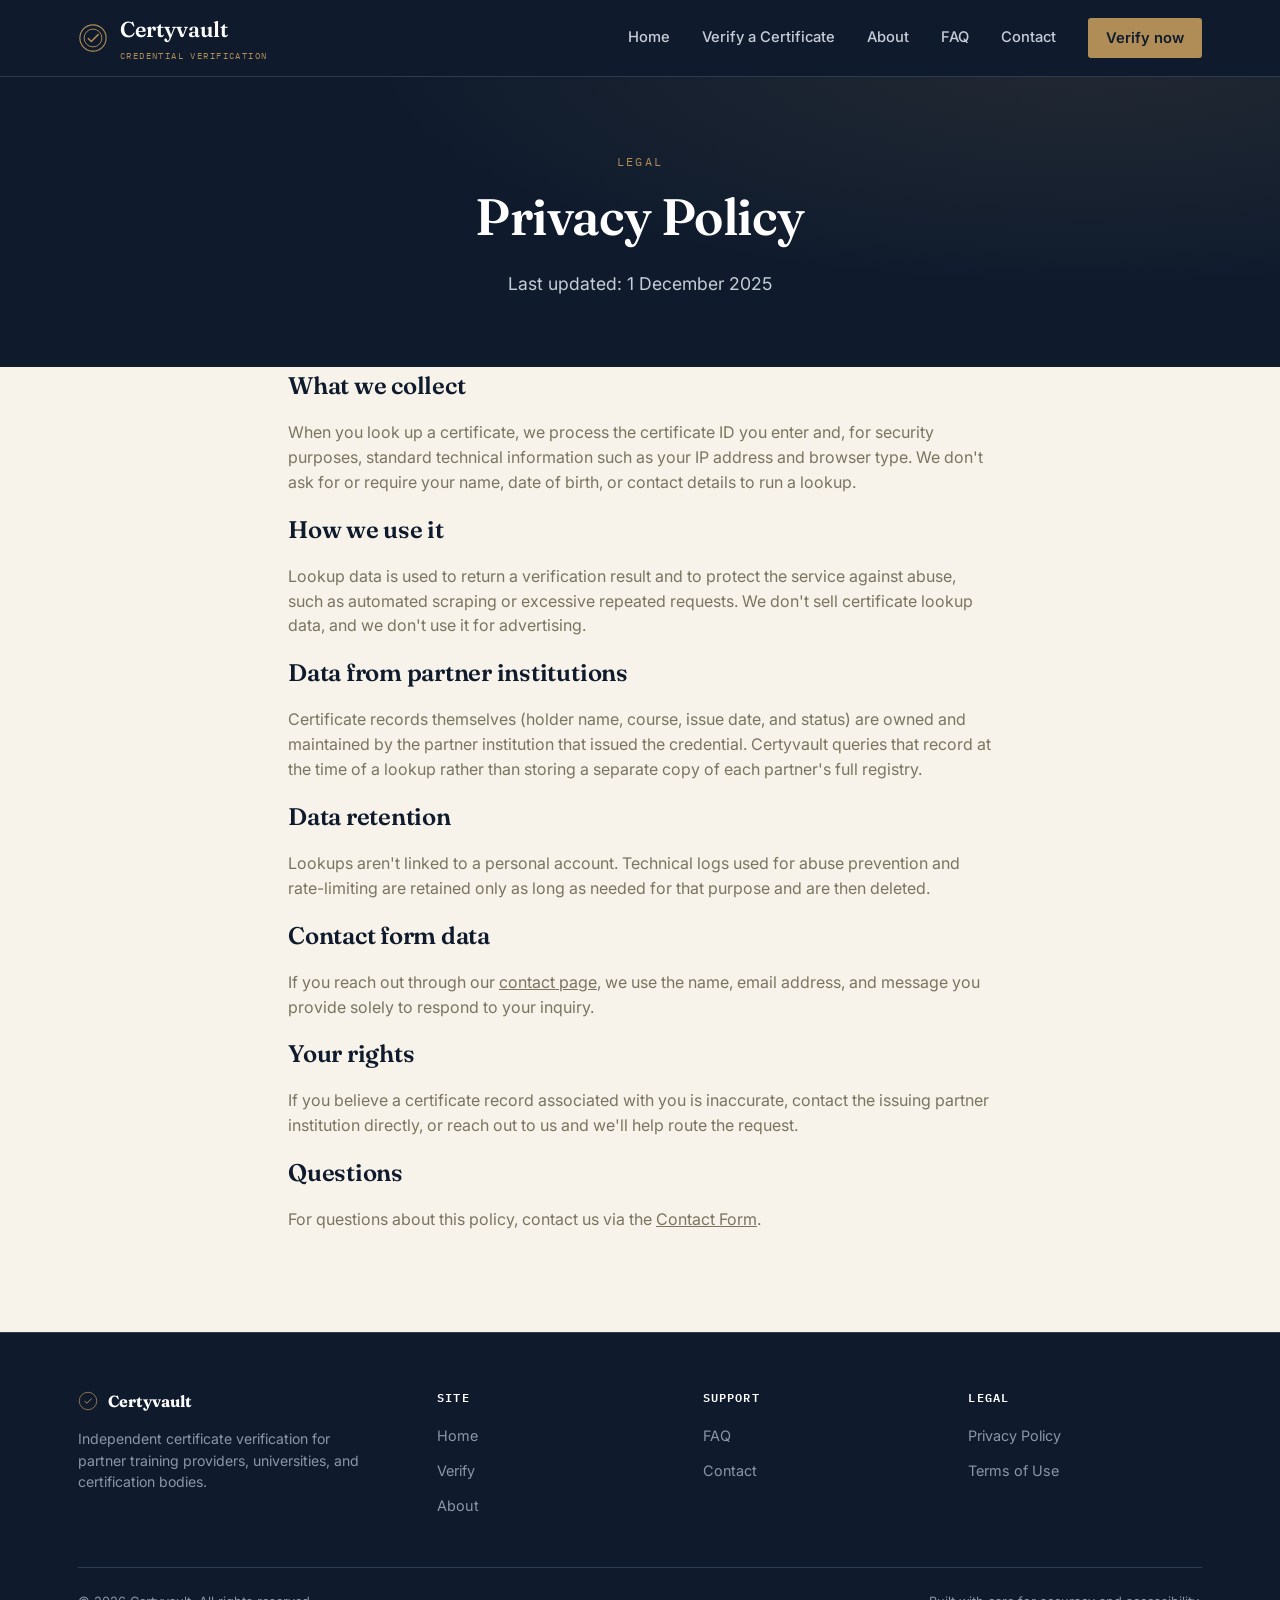
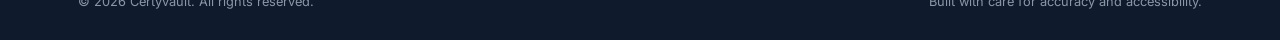
<file: privacy.html>
<!DOCTYPE html>
<html lang="en">
<head>
<meta charset="UTF-8">
<meta name="viewport" content="width=device-width, initial-scale=1.0">
<title>Privacy Policy | Certyvault</title>
<meta name="description" content="How Certyvault handles certificate lookup data and personal information.">
<link rel="icon" href="favicon.ico" sizes="any">
<link rel="apple-touch-icon" href="assets/apple-touch-icon.png">
<link rel="stylesheet" href="assets/styles.css">
</head>
<body>
<a href="#main" class="skip-link">Skip to content</a>

<header class="site-header">
  <div class="wrap">
    <a href="index.html" class="brand">
      <svg class="mark" viewBox="0 0 32 32" fill="none" xmlns="http://www.w3.org/2000/svg">
        <circle cx="16" cy="16" r="14" stroke="#B08D57" stroke-width="1.2"/>
        <circle cx="16" cy="16" r="9.5" stroke="#B08D57" stroke-width="1"/>
        <path d="M11 16.5l3.2 3.2L21.5 12.4" stroke="#B08D57" stroke-width="1.6" stroke-linecap="round" stroke-linejoin="round"/>
      </svg>
      <span>Certyvault<small>Credential Verification</small></span>
    </a>
    <button class="nav-toggle" aria-label="Toggle navigation" aria-expanded="false">
      <svg width="20" height="20" viewBox="0 0 24 24" fill="none"><path d="M3 6h18M3 12h18M3 18h18" stroke="currentColor" stroke-width="2" stroke-linecap="round"/></svg>
    </button>
    <nav class="main-nav">
      <a href="index.html">Home</a>
      <a href="verify.html">Verify a Certificate</a>
      <a href="about.html">About</a>
      <a href="faq.html">FAQ</a>
      <a href="contact.html">Contact</a>
      <a href="verify.html" class="nav-cta">Verify now</a>
    </nav>
  </div>
</header>

<main id="main">

  <section class="hero" style="padding-bottom:40px;">
    <div class="wrap" style="grid-template-columns:1fr; text-align:center;">
      <div style="max-width:640px; margin:0 auto;">
        <div class="eyebrow" style="justify-content:center;">Legal</div>
        <h1 style="max-width:none;">Privacy Policy</h1>
        <p class="lede" style="margin-left:auto;margin-right:auto;">Last updated: 1 December 2025</p>
      </div>
    </div>
  </section>

  <section style="padding-top:0;">
    <div class="wrap" style="max-width:760px;">

      <h2>What we collect</h2>
      <p style="margin-bottom:16px; color:var(--slate-dim);">When you look up a certificate, we process the certificate ID you enter and, for security purposes, standard technical information such as your IP address and browser type. We don't ask for or require your name, date of birth, or contact details to run a lookup.</p>

      <h2>How we use it</h2>
      <p style="margin-bottom:16px; color:var(--slate-dim);">Lookup data is used to return a verification result and to protect the service against abuse, such as automated scraping or excessive repeated requests. We don't sell certificate lookup data, and we don't use it for advertising.</p>

      <h2>Data from partner institutions</h2>
      <p style="margin-bottom:16px; color:var(--slate-dim);">Certificate records themselves (holder name, course, issue date, and status) are owned and maintained by the partner institution that issued the credential. Certyvault queries that record at the time of a lookup rather than storing a separate copy of each partner's full registry.</p>

      <h2>Data retention</h2>
      <p style="margin-bottom:16px; color:var(--slate-dim);">Lookups aren't linked to a personal account. Technical logs used for abuse prevention and rate-limiting are retained only as long as needed for that purpose and are then deleted.</p>

      <h2>Contact form data</h2>
      <p style="margin-bottom:16px; color:var(--slate-dim);">If you reach out through our <a href="contact.html">contact page</a>, we use the name, email address, and message you provide solely to respond to your inquiry.</p>

      <h2>Your rights</h2>
      <p style="margin-bottom:16px; color:var(--slate-dim);">If you believe a certificate record associated with you is inaccurate, contact the issuing partner institution directly, or reach out to us and we'll help route the request.</p>

      <h2>Questions</h2>
      <p style="color:var(--slate-dim);">For questions about this policy, contact us via the <a href="contact.html">Contact Form</a>.</p>

    </div>
  </section>

</main>

<footer class="site-footer">
  <div class="wrap">
    <div class="footer-grid">
      <div>
        <div class="footer-brand">
          <svg class="mark" viewBox="0 0 32 32" fill="none"><circle cx="16" cy="16" r="14" stroke="#B08D57" stroke-width="1.2"/><path d="M11 16.5l3.2 3.2L21.5 12.4" stroke="#B08D57" stroke-width="1.6" stroke-linecap="round" stroke-linejoin="round"/></svg>
          <strong style="color:#fff; font-family:var(--font-display);">Certyvault</strong>
        </div>
        <p style="max-width:32ch; font-size:0.88rem; margin-top:14px;">Independent certificate verification for partner training providers, universities, and certification bodies.</p>
      </div>
      <div>
        <h4>Site</h4>
        <ul>
          <li><a href="index.html">Home</a></li>
          <li><a href="verify.html">Verify</a></li>
          <li><a href="about.html">About</a></li>
        </ul>
      </div>
      <div>
        <h4>Support</h4>
        <ul>
          <li><a href="faq.html">FAQ</a></li>
          <li><a href="contact.html">Contact</a></li>
        </ul>
      </div>
      <div>
        <h4>Legal</h4>
        <ul>
          <li><a href="privacy.html" aria-current="page">Privacy Policy</a></li>
          <li><a href="terms.html">Terms of Use</a></li>
        </ul>
      </div>
    </div>
    <div class="footer-bottom">
      <span>© 2026 Certyvault. All rights reserved.</span>
      <span>Built with care for accuracy and accessibility.</span>
    </div>
  </div>
</footer>

<script src="assets/script.js"></script>
</body>
</html>
</file>
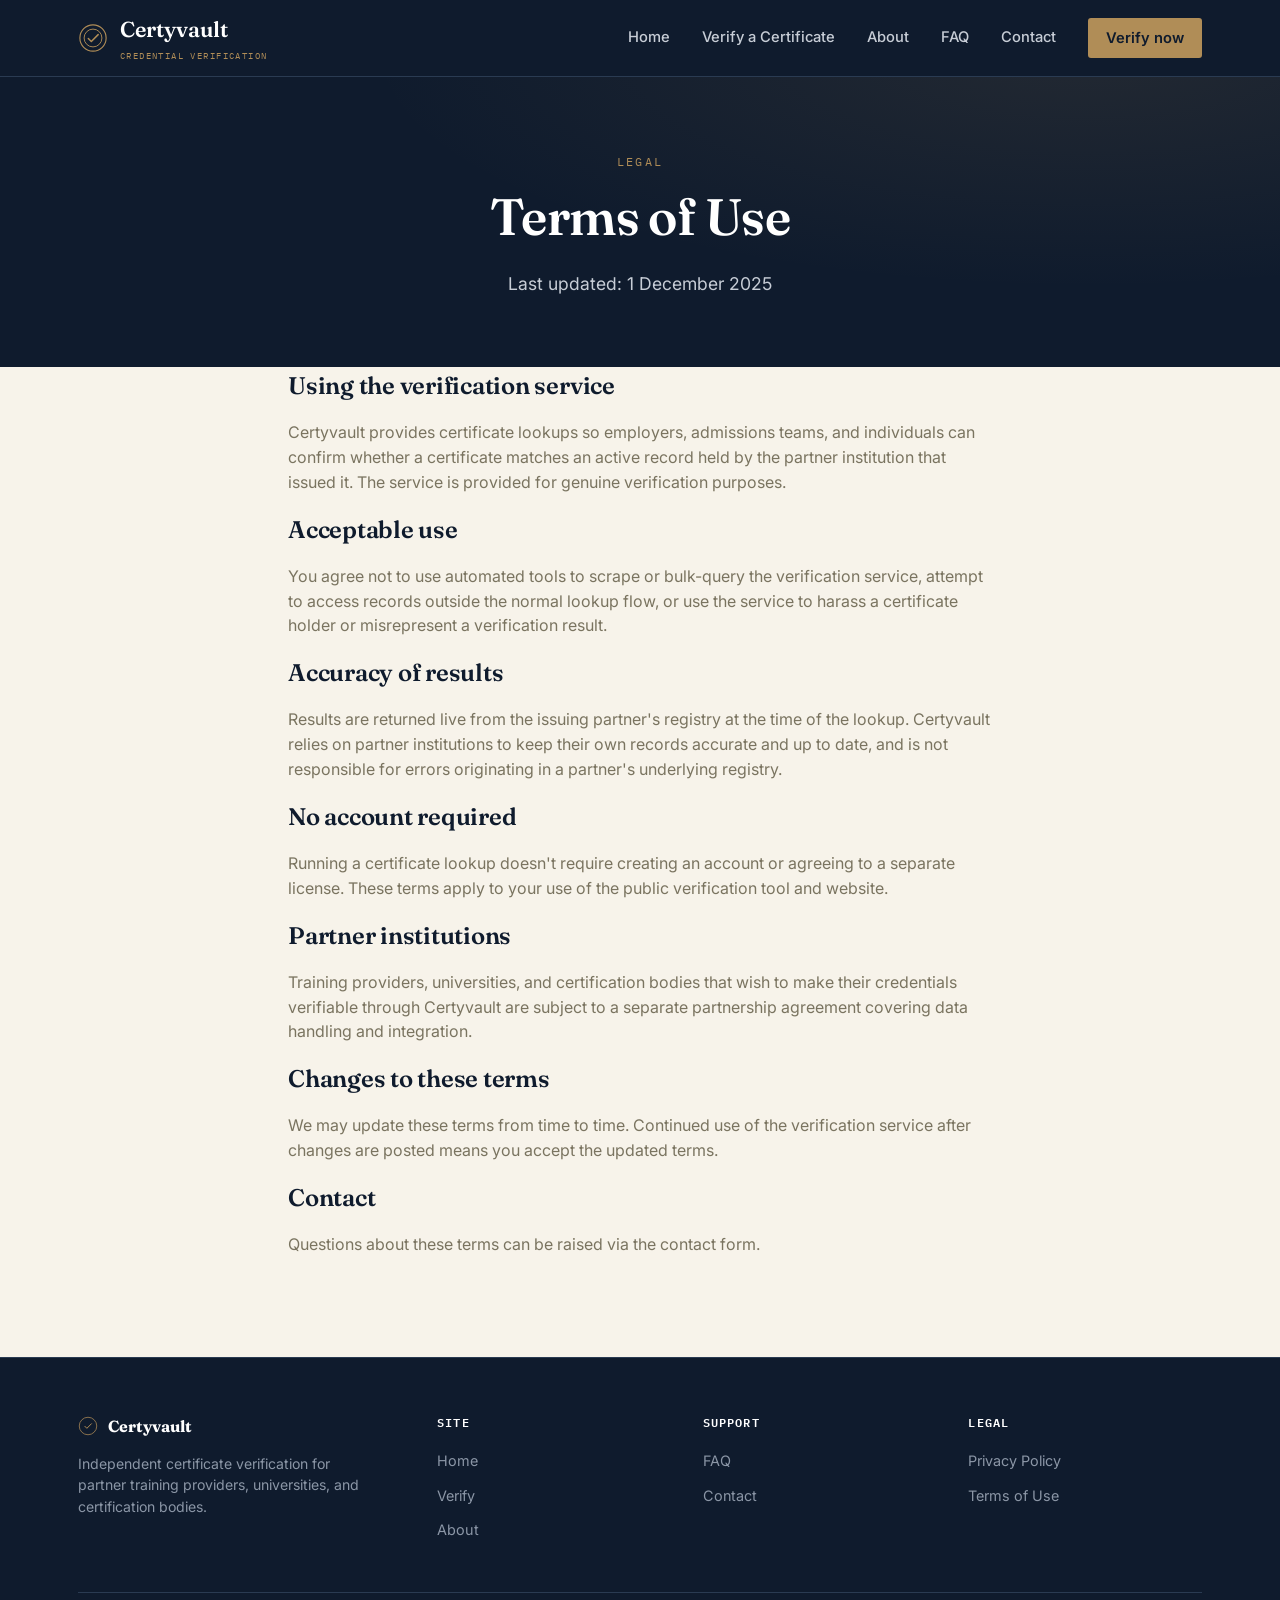
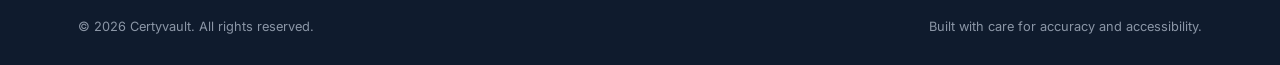
<file: terms.html>
<!DOCTYPE html>
<html lang="en">
<head>
<meta charset="UTF-8">
<meta name="viewport" content="width=device-width, initial-scale=1.0">
<title>Terms of Use | Certyvault</title>
<meta name="description" content="The terms that govern use of Certyvault's certificate verification service.">
<link rel="icon" href="favicon.ico" sizes="any">
<link rel="apple-touch-icon" href="assets/apple-touch-icon.png">
<link rel="stylesheet" href="assets/styles.css">
</head>
<body>
<a href="#main" class="skip-link">Skip to content</a>

<header class="site-header">
  <div class="wrap">
    <a href="index.html" class="brand">
      <svg class="mark" viewBox="0 0 32 32" fill="none" xmlns="http://www.w3.org/2000/svg">
        <circle cx="16" cy="16" r="14" stroke="#B08D57" stroke-width="1.2"/>
        <circle cx="16" cy="16" r="9.5" stroke="#B08D57" stroke-width="1"/>
        <path d="M11 16.5l3.2 3.2L21.5 12.4" stroke="#B08D57" stroke-width="1.6" stroke-linecap="round" stroke-linejoin="round"/>
      </svg>
      <span>Certyvault<small>Credential Verification</small></span>
    </a>
    <button class="nav-toggle" aria-label="Toggle navigation" aria-expanded="false">
      <svg width="20" height="20" viewBox="0 0 24 24" fill="none"><path d="M3 6h18M3 12h18M3 18h18" stroke="currentColor" stroke-width="2" stroke-linecap="round"/></svg>
    </button>
    <nav class="main-nav">
      <a href="index.html">Home</a>
      <a href="verify.html">Verify a Certificate</a>
      <a href="about.html">About</a>
      <a href="faq.html">FAQ</a>
      <a href="contact.html">Contact</a>
      <a href="verify.html" class="nav-cta">Verify now</a>
    </nav>
  </div>
</header>

<main id="main">

  <section class="hero" style="padding-bottom:40px;">
    <div class="wrap" style="grid-template-columns:1fr; text-align:center;">
      <div style="max-width:640px; margin:0 auto;">
        <div class="eyebrow" style="justify-content:center;">Legal</div>
        <h1 style="max-width:none;">Terms of Use</h1>
        <p class="lede" style="margin-left:auto;margin-right:auto;">Last updated: 1 December 2025</p>
      </div>
    </div>
  </section>

  <section style="padding-top:0;">
    <div class="wrap" style="max-width:760px;">

      <h2>Using the verification service</h2>
      <p style="margin-bottom:16px; color:var(--slate-dim);">Certyvault provides certificate lookups so employers, admissions teams, and individuals can confirm whether a certificate matches an active record held by the partner institution that issued it. The service is provided for genuine verification purposes.</p>

      <h2>Acceptable use</h2>
      <p style="margin-bottom:16px; color:var(--slate-dim);">You agree not to use automated tools to scrape or bulk-query the verification service, attempt to access records outside the normal lookup flow, or use the service to harass a certificate holder or misrepresent a verification result.</p>

      <h2>Accuracy of results</h2>
      <p style="margin-bottom:16px; color:var(--slate-dim);">Results are returned live from the issuing partner's registry at the time of the lookup. Certyvault relies on partner institutions to keep their own records accurate and up to date, and is not responsible for errors originating in a partner's underlying registry.</p>

      <h2>No account required</h2>
      <p style="margin-bottom:16px; color:var(--slate-dim);">Running a certificate lookup doesn't require creating an account or agreeing to a separate license. These terms apply to your use of the public verification tool and website.</p>

      <h2>Partner institutions</h2>
      <p style="margin-bottom:16px; color:var(--slate-dim);">Training providers, universities, and certification bodies that wish to make their credentials verifiable through Certyvault are subject to a separate partnership agreement covering data handling and integration.</p>

      <h2>Changes to these terms</h2>
      <p style="margin-bottom:16px; color:var(--slate-dim);">We may update these terms from time to time. Continued use of the verification service after changes are posted means you accept the updated terms.</p>

      <h2>Contact</h2>
      <p style="color:var(--slate-dim);">Questions about these terms can be raised via the <a href="contact.html" style="text-decoration:none;">contact form</a>.</p>

    </div>
  </section>

</main>

<footer class="site-footer">
  <div class="wrap">
    <div class="footer-grid">
      <div>
        <div class="footer-brand">
          <svg class="mark" viewBox="0 0 32 32" fill="none"><circle cx="16" cy="16" r="14" stroke="#B08D57" stroke-width="1.2"/><path d="M11 16.5l3.2 3.2L21.5 12.4" stroke="#B08D57" stroke-width="1.6" stroke-linecap="round" stroke-linejoin="round"/></svg>
          <strong style="color:#fff; font-family:var(--font-display);">Certyvault</strong>
        </div>
        <p style="max-width:32ch; font-size:0.88rem; margin-top:14px;">Independent certificate verification for partner training providers, universities, and certification bodies.</p>
      </div>
      <div>
        <h4>Site</h4>
        <ul>
          <li><a href="index.html">Home</a></li>
          <li><a href="verify.html">Verify</a></li>
          <li><a href="about.html">About</a></li>
        </ul>
      </div>
      <div>
        <h4>Support</h4>
        <ul>
          <li><a href="faq.html">FAQ</a></li>
          <li><a href="contact.html">Contact</a></li>
        </ul>
      </div>
      <div>
        <h4>Legal</h4>
        <ul>
          <li><a href="privacy.html">Privacy Policy</a></li>
          <li><a href="terms.html" aria-current="page">Terms of Use</a></li>
        </ul>
      </div>
    </div>
    <div class="footer-bottom">
      <span>© 2026 Certyvault. All rights reserved.</span>
      <span>Built with care for accuracy and accessibility.</span>
    </div>
  </div>
</footer>

<script src="assets/script.js"></script>
</body>
</html>
</file>
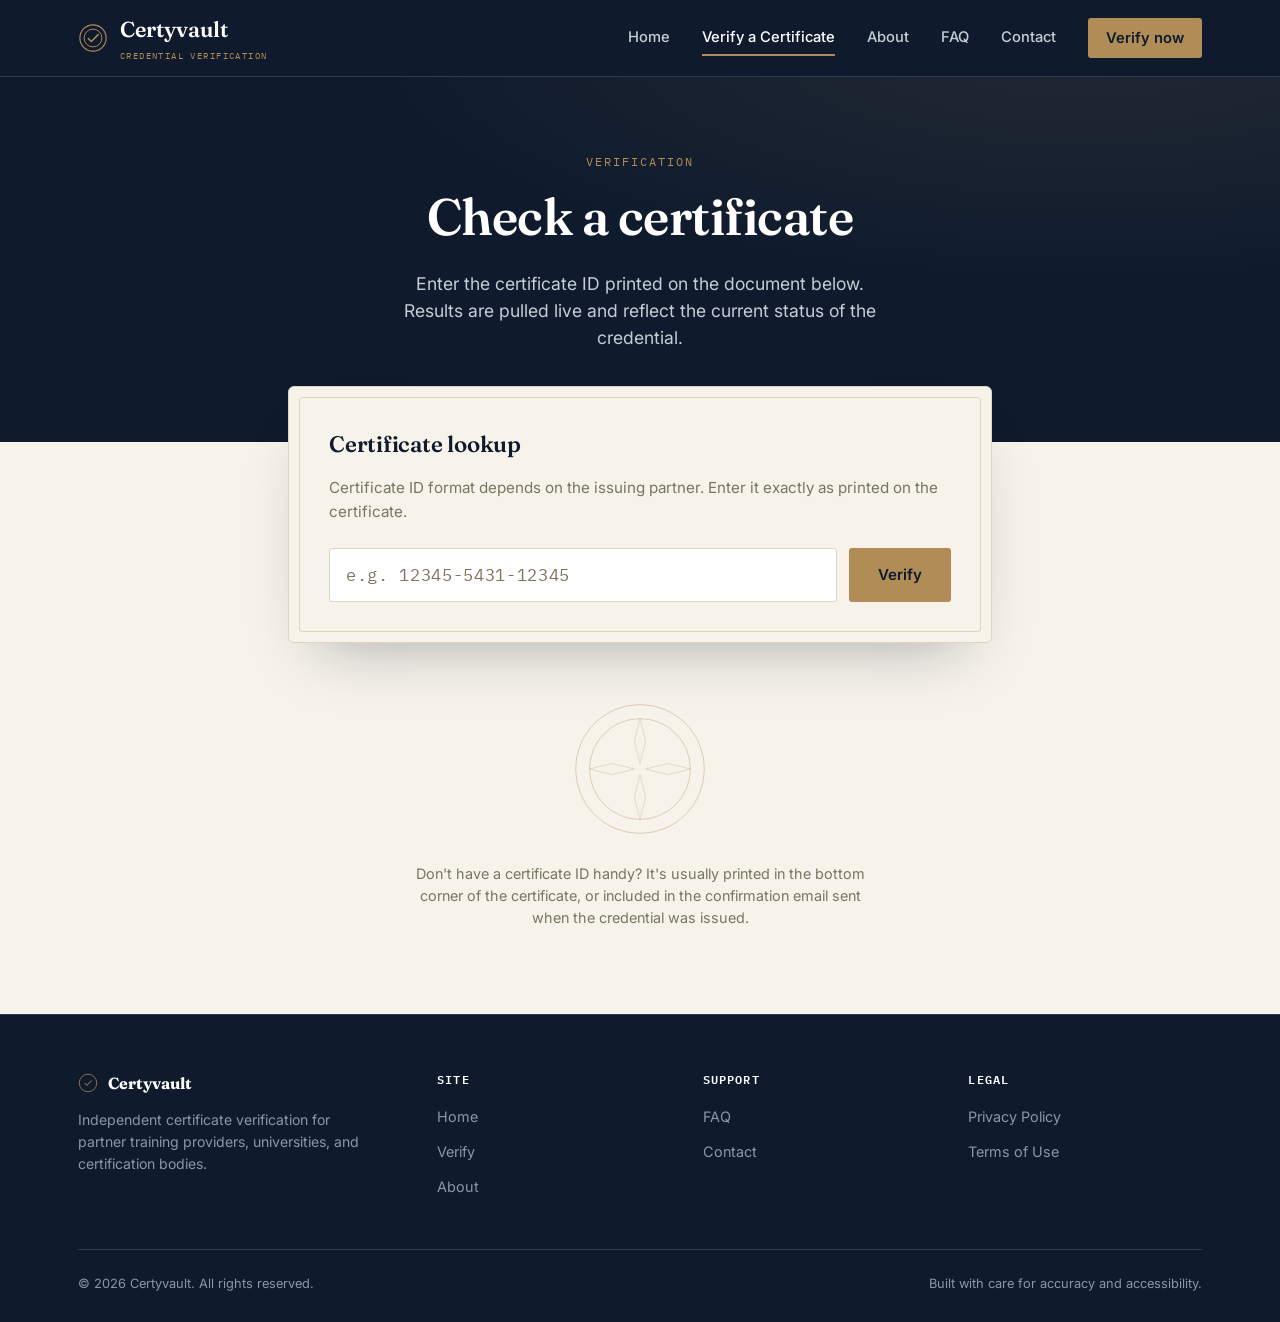
<file: verify.html>
<!DOCTYPE html>
<html lang="en">
<head>
<meta charset="UTF-8">
<meta name="viewport" content="width=device-width, initial-scale=1.0">
<title>Verify a Certificate | Certyvault</title>
<meta name="description" content="Enter a certificate ID to confirm it is genuine, active, and correctly attributed.">
<link rel="icon" href="favicon.ico" sizes="any">
<link rel="apple-touch-icon" href="assets/apple-touch-icon.png">
<link rel="stylesheet" href="assets/styles.css">
</head>
<body>
<a href="#main" class="skip-link">Skip to content</a>

<header class="site-header">
  <div class="wrap">
    <a href="index.html" class="brand">
      <svg class="mark" viewBox="0 0 32 32" fill="none" xmlns="http://www.w3.org/2000/svg">
        <circle cx="16" cy="16" r="14" stroke="#B08D57" stroke-width="1.2"/>
        <circle cx="16" cy="16" r="9.5" stroke="#B08D57" stroke-width="1"/>
        <path d="M11 16.5l3.2 3.2L21.5 12.4" stroke="#B08D57" stroke-width="1.6" stroke-linecap="round" stroke-linejoin="round"/>
      </svg>
      <span>Certyvault<small>Credential Verification</small></span>
    </a>
    <button class="nav-toggle" aria-label="Toggle navigation" aria-expanded="false">
      <svg width="20" height="20" viewBox="0 0 24 24" fill="none"><path d="M3 6h18M3 12h18M3 18h18" stroke="currentColor" stroke-width="2" stroke-linecap="round"/></svg>
    </button>
    <nav class="main-nav">
      <a href="index.html">Home</a>
      <a href="verify.html" aria-current="page">Verify a Certificate</a>
      <a href="about.html">About</a>
      <a href="faq.html">FAQ</a>
      <a href="contact.html">Contact</a>
      <a href="verify.html" class="nav-cta">Verify now</a>
    </nav>
  </div>
</header>

<main id="main">

  <section class="hero" style="padding-bottom: 60px;">
    <div class="wrap" style="grid-template-columns: 1fr; text-align:center;">
      <div style="max-width:640px; margin:0 auto;">
        <div class="eyebrow" style="justify-content:center;">Verification</div>
        <h1 style="max-width:none;">Check a certificate</h1>
        <p class="lede" style="margin-left:auto; margin-right:auto;">Enter the certificate ID printed on the document below. Results are pulled live and reflect the current status of the credential.</p>
      </div>
    </div>
  </section>

  <section class="verify-section" style="padding-top:0;">
    <div class="wrap" style="max-width: 760px;">
      <div class="verify-card">
        <h2>Certificate lookup</h2>
        <p class="sub">Certificate ID format depends on the issuing partner. Enter it exactly as printed on the certificate.</p>
        <form id="verify-form" class="verify-form" novalidate>
          <label for="cert-id" class="visually-hidden">Certificate ID</label>
          <input type="text" id="cert-id" name="cert-id" placeholder="e.g. 12345-5431-12345" autocomplete="off" spellcheck="false">
          <button type="submit" class="btn btn-primary">Verify</button>
        </form>

        <div id="verify-loading" class="verify-result loading">
          <span class="spinner" aria-hidden="true"></span>
          <span>Checking registry records…</span>
        </div>

        <div id="verify-result" class="verify-result" role="status" aria-live="polite"></div>
      </div>

      <div style="margin-top:56px; text-align:center;">
        <div class="seal-wrap" style="margin: 0 auto 24px; width:140px; height:140px;" aria-hidden="true">
          <svg class="seal-svg" viewBox="0 0 200 200">
            <circle class="seal-ring-outer seal-draw" cx="100" cy="100" r="92"/>
            <circle class="seal-ring-inner seal-draw" cx="100" cy="100" r="72" style="animation-delay:.15s"/>
            <g class="seal-rosette">
              <path class="seal-draw" style="animation-delay:.3s" d="M100 28 L108 60 L100 92 L92 60 Z"/>
              <path class="seal-draw" style="animation-delay:.35s" d="M172 100 L140 108 L108 100 L140 92 Z"/>
              <path class="seal-draw" style="animation-delay:.4s" d="M100 172 L92 140 L100 108 L108 140 Z"/>
              <path class="seal-draw" style="animation-delay:.45s" d="M28 100 L60 92 L92 100 L60 108 Z"/>
            </g>
            <path class="seal-check" fill="none" stroke="#1F6E52" stroke-width="6" stroke-linecap="round" stroke-linejoin="round" d="M72 102 L92 122 L132 78"/>
          </svg>
        </div>
        <p style="color:var(--slate-dim); font-size:0.9rem; max-width:52ch; margin: 0 auto;">
          Don't have a certificate ID handy? It's usually printed in the bottom corner of the certificate, or included in the confirmation email sent when the credential was issued.
        </p>
      </div>
    </div>
  </section>

</main>

<footer class="site-footer">
  <div class="wrap">
    <div class="footer-grid">
      <div>
        <div class="footer-brand">
          <svg class="mark" viewBox="0 0 32 32" fill="none"><circle cx="16" cy="16" r="14" stroke="#B08D57" stroke-width="1.2"/><path d="M11 16.5l3.2 3.2L21.5 12.4" stroke="#B08D57" stroke-width="1.6" stroke-linecap="round" stroke-linejoin="round"/></svg>
          <strong style="color:#fff; font-family:var(--font-display);">Certyvault</strong>
        </div>
        <p style="max-width:32ch; font-size:0.88rem; margin-top:14px;">Independent certificate verification for partner training providers, universities, and certification bodies.</p>
      </div>
      <div>
        <h4>Site</h4>
        <ul>
          <li><a href="index.html">Home</a></li>
          <li><a href="verify.html">Verify</a></li>
          <li><a href="about.html">About</a></li>
        </ul>
      </div>
      <div>
        <h4>Support</h4>
        <ul>
          <li><a href="faq.html">FAQ</a></li>
          <li><a href="contact.html">Contact</a></li>
        </ul>
      </div>
      <div>
        <h4>Legal</h4>
        <ul>
          <li><a href="privacy.html">Privacy Policy</a></li>
          <li><a href="terms.html">Terms of Use</a></li>
        </ul>
      </div>
    </div>
    <div class="footer-bottom">
      <span>© 2026 Certyvault. All rights reserved.</span>
      <span>Built with care for accuracy and accessibility.</span>
    </div>
  </div>
</footer>

<script src="assets/script.js"></script>
<script>
  document.addEventListener('DOMContentLoaded', () => {
    const params = new URLSearchParams(window.location.search);
    const id = params.get('id');
    if (id){
      const input = document.querySelector('#cert-id');
      const form = document.querySelector('#verify-form');
      if (input && form){
        input.value = id;
        form.dispatchEvent(new Event('submit', { cancelable: true }));
      }
    }
  });
</script>
</body>
</html>
</file>
<file: assets/styles.css>
@import url('https://fonts.googleapis.com/css2?family=Fraunces:opsz,wght@9..144,400..700&family=Inter:wght@400;500;600;700&family=IBM+Plex+Mono:wght@400;500&display=swap');

:root{
    --ink: #0F1B2D;
  --ink-2: #16273D;
  --ink-line: #2A3B52;
  --mist: #C7CDD6;
  --mist-dim: #8B96A6;

  --paper: #F7F3EA;
  --paper-dim: #EDE7D8;
  --paper-line: #DED5BF;
  --slate: #4B4534;
  --slate-dim: #7A7460;

  --seal: #8C2F39;
  --seal-dark: #6E232B;
  --verified: #1F6E52;
  --verified-dim: #E7F1EC;
  --invalid: #8C2F39;
  --invalid-dim: #F5E9E9;
  --foil: #B08D57;

    --font-display: 'Fraunces', Georgia, serif;
  --font-body: 'Inter', -apple-system, sans-serif;
  --font-mono: 'IBM Plex Mono', ui-monospace, monospace;

    --max-w: 1180px;
  --radius: 3px;
}

*{ box-sizing: border-box; }
html{ scroll-behavior: smooth; }

body{
  margin: 0;
  font-family: var(--font-body);
  color: var(--slate);
  background: var(--paper);
  line-height: 1.55;
  -webkit-font-smoothing: antialiased;
}

h1,h2,h3,h4{
  font-family: var(--font-display);
  color: var(--ink);
  margin: 0 0 0.5em;
  font-weight: 600;
  letter-spacing: -0.01em;
}

a{ color: inherit; }
img, svg{ display:block; max-width: 100%; }

.wrap{
  max-width: var(--max-w);
  margin: 0 auto;
  padding: 0 28px;
}

a:focus-visible, button:focus-visible, input:focus-visible{
  outline: 2px solid var(--foil);
  outline-offset: 3px;
}

@media (prefers-reduced-motion: reduce){
  *{ animation-duration: 0.001ms !important; animation-iteration-count: 1 !important; transition-duration: 0.001ms !important; scroll-behavior: auto !important; }
}

.site-header{
  background: var(--ink);
  color: var(--mist);
  border-bottom: 1px solid var(--ink-line);
  position: sticky;
  top: 0;
  z-index: 40;
}
.site-header .wrap{
  display: flex;
  align-items: center;
  justify-content: space-between;
  height: 76px;
}
.brand{
  display: flex;
  align-items: center;
  gap: 12px;
  font-family: var(--font-display);
  font-size: 1.35rem;
  font-weight: 600;
  color: #fff;
  text-decoration: none;
}
.brand .mark{ width: 30px; height: 30px; flex-shrink:0; }
.brand small{
  display:block;
  font-family: var(--font-mono);
  font-size: 0.55rem;
  letter-spacing: 0.16em;
  color: var(--foil);
  font-weight: 400;
  text-transform: uppercase;
  margin-top: 2px;
}

nav.main-nav{ display: flex; gap: 32px; align-items:center; }
nav.main-nav a{
  text-decoration: none;
  color: var(--mist);
  font-size: 0.92rem;
  font-weight: 500;
  padding: 6px 0;
  border-bottom: 2px solid transparent;
  transition: color .15s, border-color .15s;
}
nav.main-nav a:hover, nav.main-nav a[aria-current="page"]{
  color: #fff;
  border-color: var(--foil);
}
.nav-cta{
  background: var(--foil);
  color: var(--ink) !important;
  padding: 9px 18px !important;
  border-radius: var(--radius);
  border: none !important;
  font-weight: 600 !important;
}
.nav-toggle{ display:none; }

@media (max-width: 760px){
  nav.main-nav{
    position: absolute;
    top: 76px; left: 0; right: 0;
    background: var(--ink);
    flex-direction: column;
    align-items: flex-start;
    padding: 8px 28px 20px;
    gap: 16px;
    border-bottom: 1px solid var(--ink-line);
    display: none;
  }
  nav.main-nav.open{ display: flex; }
  .nav-toggle{
    display: inline-flex;
    background: none;
    border: 1px solid var(--ink-line);
    color: #fff;
    width: 40px; height: 40px;
    border-radius: var(--radius);
    align-items:center;
    justify-content:center;
    cursor: pointer;
  }
}

.hero{
  background:
    radial-gradient(1200px 400px at 85% -10%, rgba(176,141,87,0.12), transparent 60%),
    var(--ink);
  color: var(--mist);
  padding: 76px 0 100px;
  position: relative;
  overflow: hidden;
}
.hero .wrap{
  display: grid;
  grid-template-columns: 1.1fr 0.9fr;
  gap: 56px;
  align-items: center;
}
.eyebrow{
  font-family: var(--font-mono);
  font-size: 0.72rem;
  letter-spacing: 0.18em;
  text-transform: uppercase;
  color: var(--foil);
  margin-bottom: 18px;
  display: flex;
  align-items: center;
  gap: 10px;
}

.hero h1{
  color: #fff;
  font-size: clamp(2.1rem, 4vw, 3.2rem);
  line-height: 1.08;
  max-width: 14ch;
}
.hero p.lede{
  font-size: 1.1rem;
  color: var(--mist);
  max-width: 46ch;
  margin: 20px 0 30px;
}
.hero-actions{ display: flex; gap: 14px; flex-wrap: wrap; }

.btn{
  display: inline-flex;
  align-items: center;
  gap: 8px;
  padding: 13px 24px;
  font-family: var(--font-body);
  font-weight: 600;
  font-size: 0.95rem;
  border-radius: var(--radius);
  text-decoration: none;
  cursor: pointer;
  border: 1px solid transparent;
  transition: transform .12s ease, background .15s ease, border-color .15s ease;
}
.btn:active{ transform: translateY(1px); }
.btn-primary{ background: var(--foil); color: var(--ink); }
.btn-primary:hover{ background: #c39c65; }
.btn-ghost{ color: #fff; border-color: var(--ink-line); background: transparent; }
.btn-ghost:hover{ border-color: var(--foil); color: var(--foil); }

.hero-seal{
  display: flex;
  align-items: center;
  justify-content: center;
}

.seal-wrap{ position: relative; width: 260px; height: 260px; }
.seal-svg{ width: 100%; height: 100%; }
.seal-ring-outer, .seal-ring-inner{
  fill: none;
  stroke: var(--foil);
  stroke-width: 0.6;
  opacity: 0.9;
}
.seal-rosette path{
  fill: none;
  stroke: var(--foil);
  stroke-width: 0.5;
  opacity: 0.75;
}
.seal-draw{
  stroke-dasharray: 900;
  stroke-dashoffset: 900;
  animation: seal-draw 2.2s ease-out forwards;
}
@keyframes seal-draw{ to{ stroke-dashoffset: 0; } }

.seal-center-text{
  font-family: var(--font-mono);
  font-size: 8px;
  letter-spacing: 2px;
  fill: var(--mist);
  text-transform: uppercase;
}
.seal-check{
  transform-origin: center;
  transform: scale(0);
  transition: transform .5s cubic-bezier(.34,1.56,.64,1);
}
.seal-wrap.locked .seal-check{ transform: scale(1); }
.seal-wrap.locked .seal-rosette path,
.seal-wrap.locked .seal-ring-outer,
.seal-wrap.locked .seal-ring-inner{
  stroke: var(--verified);
}

.verify-section{
  margin-top: -56px;
  position: relative;
  z-index: 10;
  padding-bottom: 84px;
}
.verify-card{
  background: var(--paper);
  border: 1px solid var(--paper-line);
  border-radius: 6px;
  box-shadow: 0 30px 60px -30px rgba(15,27,45,0.35);
  padding: 40px;
  position: relative;
}
.verify-card::before{
    content:'';
  position:absolute; inset: 10px;
  border: 1px solid var(--paper-line);
  border-radius: 3px;
  pointer-events:none;
}
.verify-card h2{
  font-size: 1.4rem;
  margin-bottom: 6px;
}
.verify-card .sub{
  color: var(--slate-dim);
  font-size: 0.95rem;
  margin-bottom: 24px;
}
.verify-form{
  display: flex;
  gap: 12px;
  flex-wrap: wrap;
}
.verify-form input[type="text"]{
  flex: 1 1 320px;
  font-family: var(--font-mono);
  font-size: 1.05rem;
  letter-spacing: 0.06em;
  padding: 15px 16px;
  border: 1.5px solid var(--paper-line);
  border-radius: var(--radius);
  background: #fff;
  color: var(--ink);
}
.verify-form input[type="text"]::placeholder{
  color: var(--slate-dim);
  letter-spacing: 0.04em;
}
.verify-form input[type="text"]:focus{
  border-color: var(--foil);
  outline: none;
}
.verify-form .btn-primary{ flex: 0 0 auto; padding: 15px 28px; }

.verify-hint{
  margin-top: 14px;
  font-size: 0.82rem;
  color: var(--slate-dim);
  display: flex;
  gap: 8px;
  align-items: center;
}
.verify-hint button{
  background:none; border:none; padding:0;
  color: var(--foil); font-weight: 600; cursor: pointer;
  font-size: 0.82rem; text-decoration: underline;
}

.verify-result{
  margin-top: 28px;
  border-radius: var(--radius);
  padding: 26px;
  display: none;
}
.verify-result.show{ display: block; animation: rise .35s ease; }
@keyframes rise{ from{ opacity:0; transform: translateY(6px);} to{opacity:1; transform:none;} }

.verify-result.loading{
  display: none;
  align-items: center;
  gap: 14px;
  background: var(--paper-dim);
  border: 1px dashed var(--paper-line);
  color: var(--slate-dim);
  font-family: var(--font-mono);
  font-size: 0.9rem;
}
.verify-result.loading.show{ display: flex; }
.spinner{
  width: 18px; height: 18px;
  border-radius: 50%;
  border: 2px solid var(--paper-line);
  border-top-color: var(--foil);
  animation: spin .7s linear infinite;
  flex-shrink: 0;
}
@keyframes spin{ to{ transform: rotate(360deg); } }

.verify-result.verified{
  background: var(--verified-dim);
  border: 1px solid #bcdccb;
}
.result-head{
  display: flex;
  align-items: center;
  gap: 12px;
  margin-bottom: 18px;
}
.result-badge{
  display: inline-flex;
  align-items:center;
  gap: 8px;
  font-family: var(--font-mono);
  font-size: 0.72rem;
  letter-spacing: 0.1em;
  text-transform: uppercase;
  padding: 6px 12px;
  border-radius: 20px;
  font-weight: 500;
}
.verified .result-badge{ background: var(--verified); color: #fff; }
.invalid .result-badge{ background: var(--invalid); color: #fff; }
.result-head h3{ margin: 0; font-size: 1.2rem; }

.result-grid{
  display: grid;
  grid-template-columns: repeat(2, 1fr);
  gap: 16px 28px;
  margin-top: 4px;
}
.result-grid div{ font-size: 0.92rem; }
.result-grid dt{
  font-family: var(--font-mono);
  font-size: 0.68rem;
  letter-spacing: 0.08em;
  text-transform: uppercase;
  color: var(--slate-dim);
  margin-bottom: 3px;
}
.result-grid dd{ margin: 0; color: var(--ink); font-weight: 500; }

.verify-result.invalid{
  background: var(--invalid-dim);
  border: 1px solid #e3c3c3;
}
.verify-result.invalid p{ margin: 0; color: var(--slate); }

.demo-note{
  margin-top: 18px;
  font-size: 0.78rem;
  color: var(--slate-dim);
  border-top: 1px solid var(--paper-line);
  padding-top: 14px;
}

section{ padding: 84px 0; }
.section-head{ max-width: 640px; margin: 0 auto 48px; text-align: center; }
.section-head h2{ font-size: clamp(1.6rem, 3vw, 2.2rem); }
.section-head p{ color: var(--slate-dim); font-size: 1.05rem; }

.trust-strip{
  background: var(--paper-dim);
  border-top: 1px solid var(--paper-line);
  border-bottom: 1px solid var(--paper-line);
  padding: 32px 0;
}
.trust-strip .wrap{
  display: flex;
  justify-content: space-between;
  flex-wrap: wrap;
  gap: 24px;
}
.trust-item{
  display: flex; align-items: center; gap: 10px;
  font-size: 0.88rem; color: var(--slate-dim);
  font-family: var(--font-mono);
  letter-spacing: 0.02em;
}
.trust-item svg{ width:18px; height:18px; flex-shrink:0; color: var(--foil); }

.steps{
  display: grid;
  grid-template-columns: repeat(3, 1fr);
  gap: 32px;
}
.step{
  background: #fff;
  border: 1px solid var(--paper-line);
  border-radius: 4px;
  padding: 30px 26px;
}
.step .num{
  font-family: var(--font-mono);
  font-size: 0.75rem;
  color: var(--foil);
  letter-spacing: 0.1em;
  margin-bottom: 14px;
}
.step h3{ font-size: 1.1rem; margin-bottom: 8px; }
.step p{ font-size: 0.92rem; color: var(--slate-dim); margin:0; }

.split{
  display: grid;
  grid-template-columns: 1fr 1fr;
  gap: 56px;
  align-items: center;
}
.split img, .split .art{ width: 100%; }

.stat-row{
  display: grid;
  grid-template-columns: repeat(3,1fr);
  gap: 28px;
  text-align: center;
}
.stat{
  font-family: var(--font-display);
  font-size: 2.2rem;
  color: var(--ink);
}
.stat span{
  display:block;
  font-family: var(--font-mono);
  font-size: 0.72rem;
  color: var(--slate-dim);
  letter-spacing: 0.08em;
  text-transform: uppercase;
  margin-top: 6px;
}

.cta-band{
  background: var(--ink);
  color: var(--mist);
  text-align: center;
}
.cta-band h2{ color: #fff; }
.cta-band p{ max-width: 50ch; margin: 0 auto 28px; color: var(--mist); }

.faq-list{ max-width: 780px; margin: 0 auto; }
.faq-item{
  border-bottom: 1px solid var(--paper-line);
}
.faq-q{
  width: 100%;
  text-align: left;
  background: none;
  border: none;
  padding: 22px 0;
  font-family: var(--font-body);
  font-weight: 600;
  font-size: 1.02rem;
  color: var(--ink);
  cursor: pointer;
  display: flex;
  justify-content: space-between;
  align-items: center;
  gap: 16px;
}
.faq-q .icon{
  flex-shrink: 0;
  width: 20px; height: 20px;
  transition: transform .2s ease;
}
.faq-item.open .faq-q .icon{ transform: rotate(45deg); }
.faq-a{
  max-height: 0;
  overflow: hidden;
  transition: max-height .25s ease;
  color: var(--slate-dim);
  font-size: 0.95rem;
}
.faq-item.open .faq-a{ max-height: 400px; }
.faq-a-inner{ padding-bottom: 22px; max-width: 68ch; }

.pillar-grid{
  display: grid;
  grid-template-columns: repeat(3, 1fr);
  gap: 28px;
}
.pillar{
  padding: 28px;
  border: 1px solid var(--paper-line);
  border-radius: 4px;
  background: #fff;
}
.pillar svg{ width: 26px; height: 26px; color: var(--seal); margin-bottom: 16px; }
.pillar h3{ font-size: 1.05rem; }
.pillar p{ font-size: 0.9rem; color: var(--slate-dim); margin:0; }

.contact-grid{
  display: grid;
  grid-template-columns: 1fr 1fr;
  gap: 56px;
}
.form-field{ margin-bottom: 20px; }
.form-field label{
  display:block;
  font-family: var(--font-mono);
  font-size: 0.72rem;
  letter-spacing: 0.08em;
  text-transform: uppercase;
  color: var(--slate-dim);
  margin-bottom: 8px;
}
.form-field input, .form-field textarea, .form-field select{
  width: 100%;
  font-family: var(--font-body);
  font-size: 0.98rem;
  padding: 13px 14px;
  border: 1.5px solid var(--paper-line);
  border-radius: var(--radius);
  background: #fff;
  color: var(--ink);
}
.form-field textarea{ resize: vertical; min-height: 120px; }
.form-field input:focus, .form-field textarea:focus, .form-field select:focus{
  border-color: var(--foil);
  outline: none;
}
.form-field.field-error input, .form-field.field-error textarea, .form-field.field-error select{
  border-color: var(--invalid);
}
.form-field-msg{
  display: none;
  margin-top: 6px;
  font-size: 0.82rem;
  color: var(--invalid);
}
.form-field.field-error .form-field-msg{ display: block; }
.contact-info-card{
  background: var(--ink);
  color: var(--mist);
  border-radius: 6px;
  padding: 36px;
}
.contact-info-card h3{ color: #fff; font-size: 1.15rem; }
.contact-info-row{
  display: flex; gap: 14px; align-items:flex-start;
  margin-top: 22px;
  font-size: 0.92rem;
}
.contact-info-row svg{ width: 18px; height: 18px; color: var(--foil); flex-shrink: 0; margin-top: 2px; }

.form-status{
  margin-top: 12px;
  font-size: 0.88rem;
  padding: 12px 14px;
  border-radius: var(--radius);
  display: none;
}
.form-status.show{ display: block; }
.form-status.ok{ background: var(--verified-dim); color: var(--verified); }
.form-status.error{ background: var(--invalid-dim); color: var(--invalid); }

footer.site-footer{
  background: var(--ink);
  color: var(--mist-dim);
  padding: 56px 0 28px;
  border-top: 1px solid var(--ink-line);
}
.footer-grid{
  display: grid;
  grid-template-columns: 1.4fr 1fr 1fr 1fr;
  gap: 32px;
  padding-bottom: 40px;
}
.footer-grid h4{
  color: #fff;
  font-family: var(--font-mono);
  font-size: 0.72rem;
  letter-spacing: 0.1em;
  text-transform: uppercase;
  margin-bottom: 16px;
}
.footer-grid ul{ list-style: none; padding: 0; margin: 0; }
.footer-grid li{ margin-bottom: 10px; }
.footer-grid a{ color: var(--mist-dim); text-decoration: none; font-size: 0.9rem; }
.footer-grid a:hover{ color: #fff; }
.footer-bottom{
  border-top: 1px solid var(--ink-line);
  padding-top: 24px;
  display: flex;
  justify-content: space-between;
  flex-wrap: wrap;
  gap: 12px;
  font-size: 0.8rem;
}
.footer-brand{ display:flex; align-items:center; gap:10px; }
.footer-brand .mark{ width:20px; height:20px; }

.text-center{ text-align: center; }
.mt-0{ margin-top: 0; }
.visually-hidden{
  position: absolute; width:1px; height:1px; overflow:hidden;
  clip: rect(0,0,0,0); white-space: nowrap;
}
.skip-link{
  position: absolute; left: -9999px; top: 0;
  background: var(--foil); color: var(--ink);
  padding: 10px 16px; z-index: 100; border-radius: 0 0 4px 0;
  font-weight: 600; text-decoration: none;
}
.skip-link:focus{ left: 0; }

@media (max-width: 900px){
  .hero .wrap{ grid-template-columns: 1fr; }
  .hero-seal{ order: -1; }
  .seal-wrap{ width: 180px; height: 180px; }
  .steps, .pillar-grid, .stat-row{ grid-template-columns: 1fr; }
  .split{ grid-template-columns: 1fr; }
  .footer-grid{ grid-template-columns: 1fr 1fr; }
  .result-grid{ grid-template-columns: 1fr; }
  .contact-grid{ grid-template-columns: 1fr; }
}
</file>
